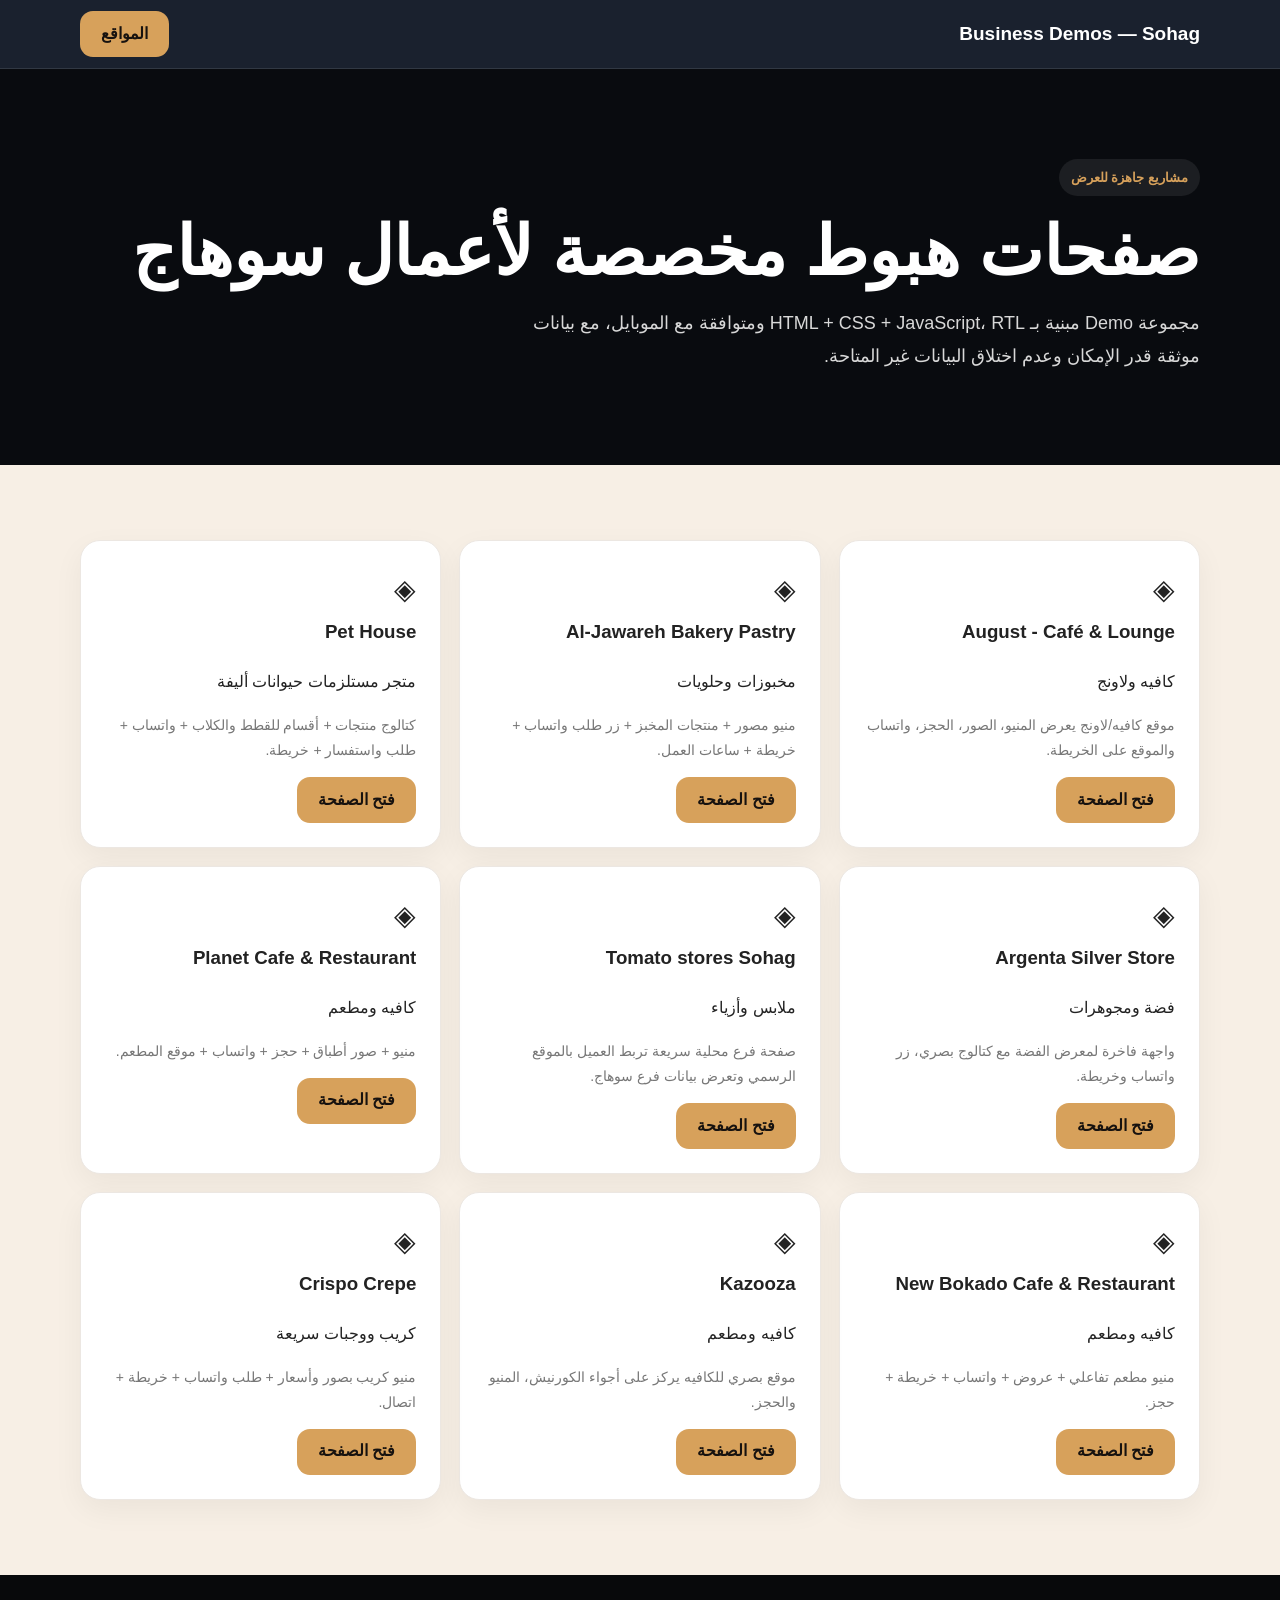
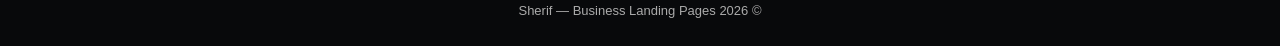
<file: index.html>
<!doctype html><html lang="ar" dir="rtl"><head>
  <!-- GitHub Pages deployment trigger --><meta charset="utf-8"><meta name="viewport" content="width=device-width,initial-scale=1"><title>سوهاج Business Landing Pages</title><link rel="stylesheet" href="./assets/style.css"></head><body style="--dark:#151515;--gold:#d7a15b;--soft:#f7efe5;--accent:#d7a15b;--bg:#f7efe5;--ink:#222"><header class="nav"><div class="wrap navin"><div class="brand">Business Demos — Sohag</div><a class="btn primary" href="#sites">المواقع</a></div></header><section class="hero"><div class="wrap"><span class="eyebrow">مشاريع جاهزة للعرض</span><h1>صفحات هبوط مخصصة لأعمال سوهاج</h1><p>مجموعة Demo مبنية بـ HTML + CSS + JavaScript، RTL ومتوافقة مع الموبايل، مع بيانات موثقة قدر الإمكان وعدم اختلاق البيانات غير المتاحة.</p></div></section><section class="section" id="sites"><div class="wrap"><div class="cards"><a class="card" href="./august-cafe/"><div class="icon">◈</div><h3>August - Café &amp; Lounge</h3><p>كافيه ولاونج</p><p class="muted">موقع كافيه/لاونج يعرض المنيو، الصور، الحجز، واتساب والموقع على الخريطة.</p><span class="btn primary">فتح الصفحة</span></a><a class="card" href="./al-jawareh/"><div class="icon">◈</div><h3>Al-Jawareh Bakery Pastry</h3><p>مخبوزات وحلويات</p><p class="muted">منيو مصور + منتجات المخبز + زر طلب واتساب + خريطة + ساعات العمل.</p><span class="btn primary">فتح الصفحة</span></a><a class="card" href="./pet-house/"><div class="icon">◈</div><h3>Pet House</h3><p>متجر مستلزمات حيوانات أليفة</p><p class="muted">كتالوج منتجات + أقسام للقطط والكلاب + واتساب + طلب واستفسار + خريطة.</p><span class="btn primary">فتح الصفحة</span></a><a class="card" href="./argenta-silver/"><div class="icon">◈</div><h3>Argenta Silver Store</h3><p>فضة ومجوهرات</p><p class="muted">واجهة فاخرة لمعرض الفضة مع كتالوج بصري، زر واتساب وخريطة.</p><span class="btn primary">فتح الصفحة</span></a><a class="card" href="./tomato-sohag/"><div class="icon">◈</div><h3>Tomato stores Sohag</h3><p>ملابس وأزياء</p><p class="muted">صفحة فرع محلية سريعة تربط العميل بالموقع الرسمي وتعرض بيانات فرع سوهاج.</p><span class="btn primary">فتح الصفحة</span></a><a class="card" href="./planet-cafe/"><div class="icon">◈</div><h3>Planet Cafe &amp; Restaurant</h3><p>كافيه ومطعم</p><p class="muted">منيو + صور أطباق + حجز + واتساب + موقع المطعم.</p><span class="btn primary">فتح الصفحة</span></a><a class="card" href="./new-bokado/"><div class="icon">◈</div><h3>New Bokado Cafe &amp; Restaurant</h3><p>كافيه ومطعم</p><p class="muted">منيو مطعم تفاعلي + عروض + واتساب + خريطة + حجز.</p><span class="btn primary">فتح الصفحة</span></a><a class="card" href="./kazooza/"><div class="icon">◈</div><h3>Kazooza</h3><p>كافيه ومطعم</p><p class="muted">موقع بصري للكافيه يركز على أجواء الكورنيش، المنيو والحجز.</p><span class="btn primary">فتح الصفحة</span></a><a class="card" href="./crispo-crepe/"><div class="icon">◈</div><h3>Crispo Crepe</h3><p>كريب ووجبات سريعة</p><p class="muted">منيو كريب بصور وأسعار + طلب واتساب + خريطة + اتصال.</p><span class="btn primary">فتح الصفحة</span></a></div></div></section><footer class="footer">© <span data-year></span> Sherif — Business Landing Pages</footer><script src="./assets/script.js"></script></body></html>
</file>
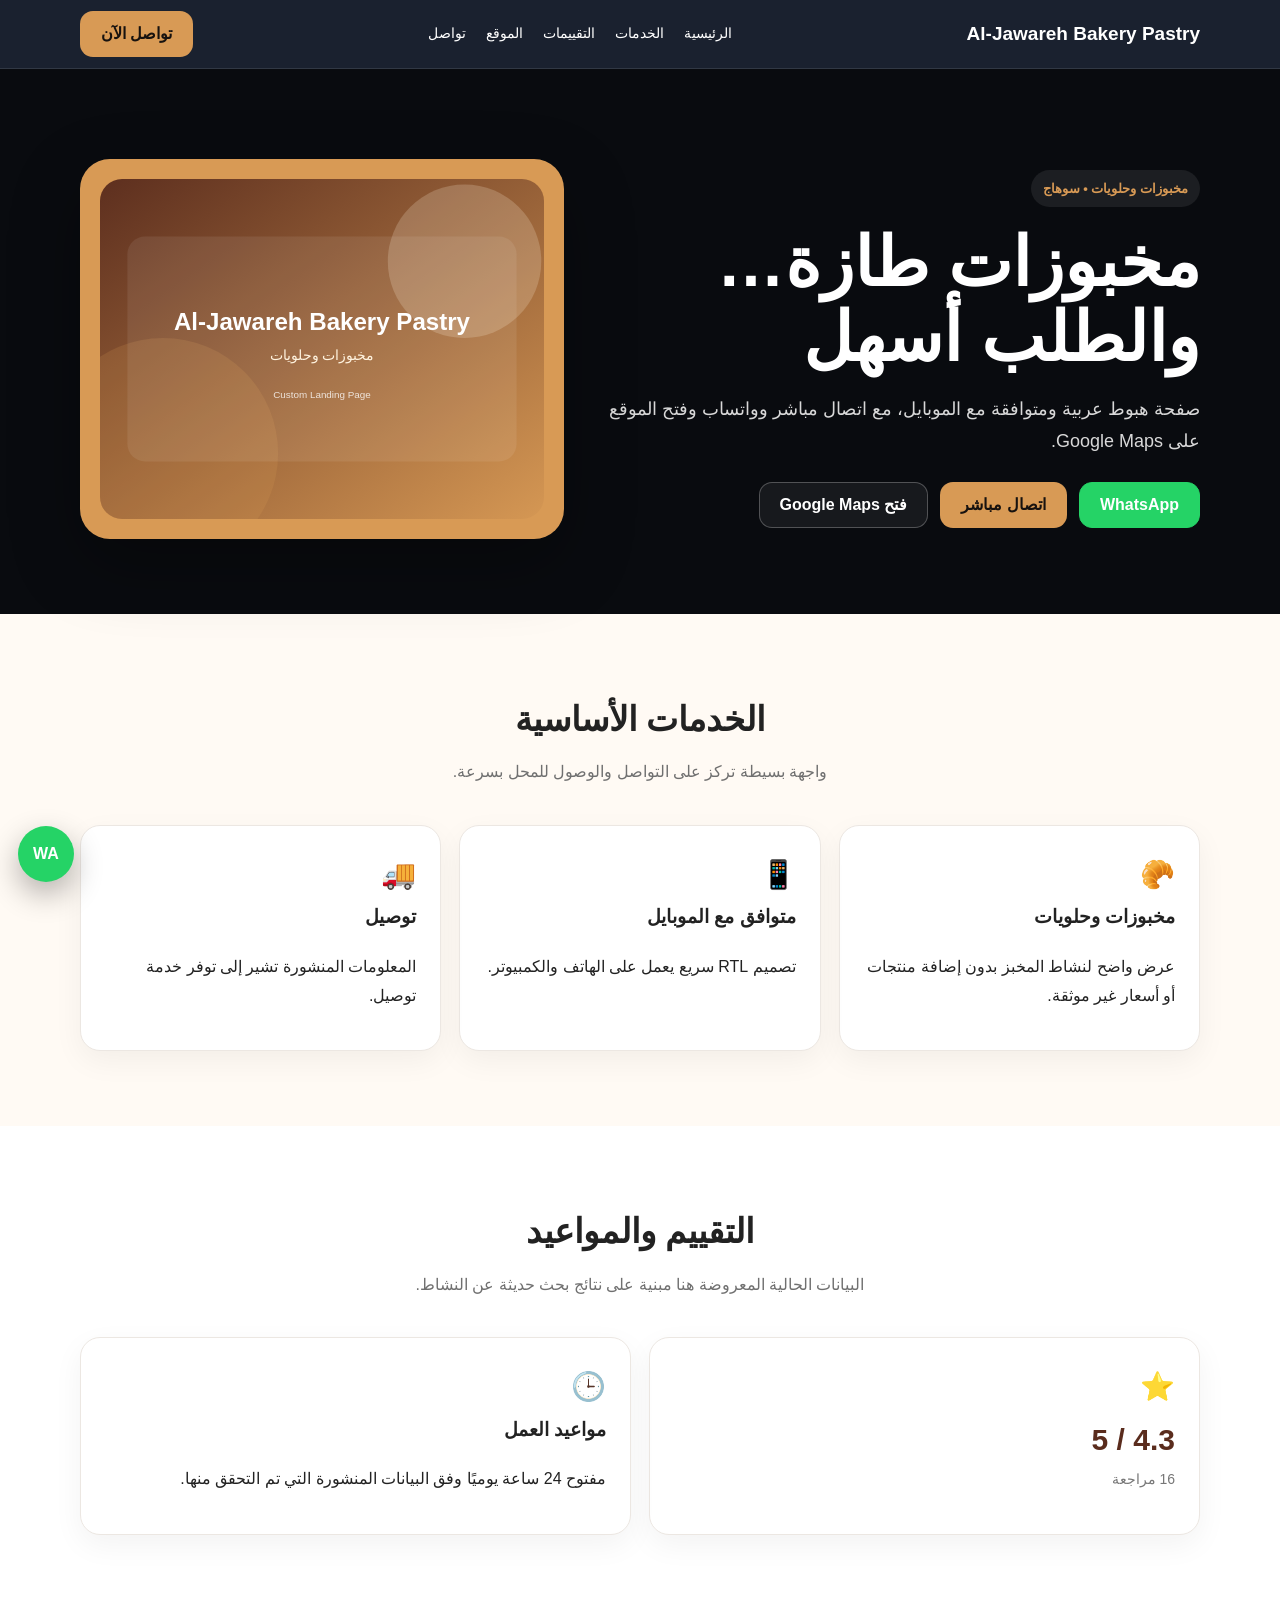
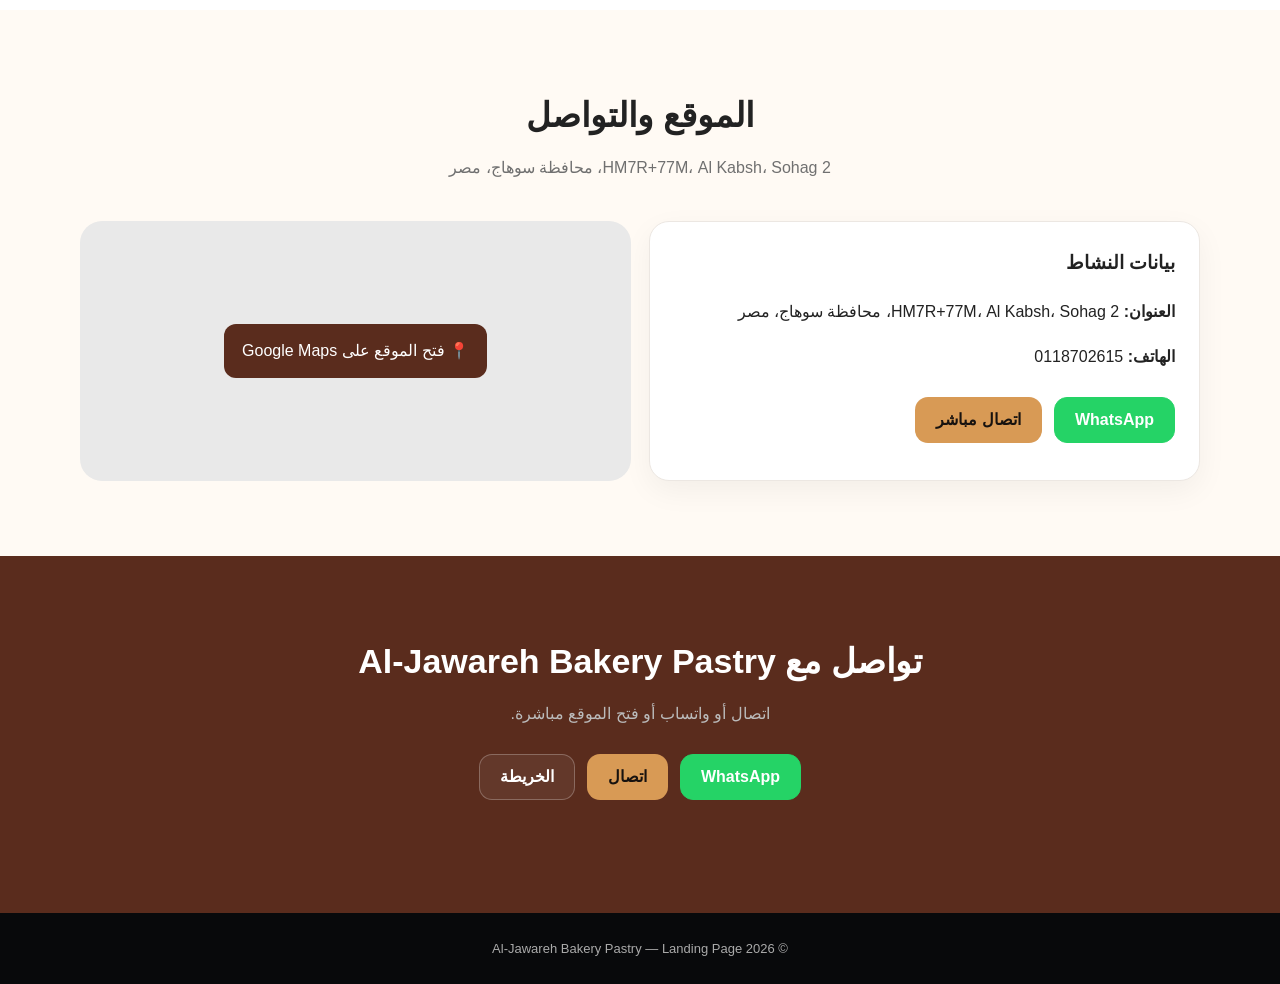
<file: al-jawareh/index.html>
<!doctype html>
<html lang="ar" dir="rtl">
<head>
  <meta charset="utf-8">
  <meta name="viewport" content="width=device-width, initial-scale=1">
  <meta name="description" content="Al-Jawareh Bakery Pastry في سوهاج - مخبوزات وحلويات وتوصيل">
  <meta name="theme-color" content="#5a2c1d">
  <title>Al-Jawareh Bakery Pastry | سوهاج</title>
  <link rel="stylesheet" href="../assets/style.css">
</head>
<body style="--dark:#5a2c1d;--gold:#d89a55;--soft:#fff3df;--accent:#d89a55;--bg:#fffaf4;--ink:#222">
  <header class="nav">
    <div class="wrap navin">
      <div class="brand">Al-Jawareh Bakery Pastry</div>
      <nav class="links" aria-label="التنقل">
        <a href="#home">الرئيسية</a>
        <a href="#services">الخدمات</a>
        <a href="#reviews">التقييمات</a>
        <a href="#location">الموقع</a>
        <a href="#contact">تواصل</a>
      </nav>
      <a class="btn primary" href="#contact">تواصل الآن</a>
    </div>
  </header>

  <main>
    <section class="hero" id="home">
      <div class="wrap heroGrid">
        <div>
          <span class="eyebrow">مخبوزات وحلويات • سوهاج</span>
          <h1>مخبوزات طازة… والطلب أسهل</h1>
          <p>صفحة هبوط عربية ومتوافقة مع الموبايل، مع اتصال مباشر وواتساب وفتح الموقع على Google Maps.</p>
          <div class="actions">
            <a class="btn whatsapp" href="https://wa.me/20118702615" target="_blank" rel="noopener noreferrer">WhatsApp</a>
            <a class="btn primary" href="tel:+20118702615">اتصال مباشر</a>
            <a class="btn ghost" href="https://www.google.com/maps/search/?api=1&amp;query=HM7R%2B77M%2C%20Al%20Kabsh%2C%20Sohag%202%2C%20Sohag%20Governorate%201682030%2C%20Egypt" target="_blank" rel="noopener noreferrer">فتح Google Maps</a>
          </div>
        </div>
        <div class="visual">
          <img src="./hero.svg" alt="هوية بصرية لـ Al-Jawareh Bakery Pastry" width="900" height="620" decoding="async">
        </div>
      </div>
    </section>

    <section class="section" id="services">
      <div class="wrap">
        <div class="head">
          <h2>الخدمات الأساسية</h2>
          <p>واجهة بسيطة تركز على التواصل والوصول للمحل بسرعة.</p>
        </div>
        <div class="cards">
          <div class="card"><div class="icon">🥐</div><h3>مخبوزات وحلويات</h3><p>عرض واضح لنشاط المخبز بدون إضافة منتجات أو أسعار غير موثقة.</p></div>
          <div class="card"><div class="icon">📱</div><h3>متوافق مع الموبايل</h3><p>تصميم RTL سريع يعمل على الهاتف والكمبيوتر.</p></div>
          <div class="card"><div class="icon">🚚</div><h3>توصيل</h3><p>المعلومات المنشورة تشير إلى توفر خدمة توصيل.</p></div>
        </div>
      </div>
    </section>

    <section class="section" id="reviews" style="background:#fff">
      <div class="wrap">
        <div class="head">
          <h2>التقييم والمواعيد</h2>
          <p>البيانات الحالية المعروضة هنا مبنية على نتائج بحث حديثة عن النشاط.</p>
        </div>
        <div class="info">
          <div class="card">
            <div class="icon">⭐</div>
            <div class="rating">4.3 / 5</div>
            <div class="muted">16 مراجعة</div>
          </div>
          <div class="card">
            <div class="icon">🕒</div>
            <h3>مواعيد العمل</h3>
            <p>مفتوح 24 ساعة يوميًا وفق البيانات المنشورة التي تم التحقق منها.</p>
          </div>
        </div>
      </div>
    </section>

    <section class="section" id="location">
      <div class="wrap">
        <div class="head">
          <h2>الموقع والتواصل</h2>
          <p>HM7R+77M، Al Kabsh، Sohag 2، محافظة سوهاج، مصر</p>
        </div>
        <div class="info">
          <div class="card">
            <h3>بيانات النشاط</h3>
            <p><strong>العنوان:</strong> HM7R+77M، Al Kabsh، Sohag 2، محافظة سوهاج، مصر</p>
            <p><strong>الهاتف:</strong> <span dir="ltr">0118702615</span></p>
            <div class="actions">
              <a class="btn whatsapp" href="https://wa.me/20118702615" target="_blank" rel="noopener noreferrer">WhatsApp</a>
              <a class="btn primary" href="tel:+20118702615">اتصال مباشر</a>
            </div>
          </div>
          <div class="mapbox">
            <a href="https://www.google.com/maps/search/?api=1&amp;query=HM7R%2B77M%2C%20Al%20Kabsh%2C%20Sohag%202%2C%20Sohag%20Governorate%201682030%2C%20Egypt" target="_blank" rel="noopener noreferrer">📍 فتح الموقع على Google Maps</a>
          </div>
        </div>
      </div>
    </section>

    <section class="section contact" id="contact">
      <div class="wrap">
        <div class="head">
          <h2>تواصل مع Al-Jawareh Bakery Pastry</h2>
          <p>اتصال أو واتساب أو فتح الموقع مباشرة.</p>
          <div class="actions center">
            <a class="btn whatsapp" href="https://wa.me/20118702615" target="_blank" rel="noopener noreferrer">WhatsApp</a>
            <a class="btn primary" href="tel:+20118702615">اتصال</a>
            <a class="btn ghost" href="https://www.google.com/maps/search/?api=1&amp;query=HM7R%2B77M%2C%20Al%20Kabsh%2C%20Sohag%202%2C%20Sohag%20Governorate%201682030%2C%20Egypt" target="_blank" rel="noopener noreferrer">الخريطة</a>
          </div>
        </div>
      </div>
    </section>
  </main>

  <a class="float" href="https://wa.me/20118702615" target="_blank" rel="noopener noreferrer" aria-label="التواصل عبر WhatsApp">WA</a>
  <footer class="footer">© <span data-year></span> Al-Jawareh Bakery Pastry — Landing Page</footer>
  <script src="../assets/script.js"></script>
</body>
</html>
</file>
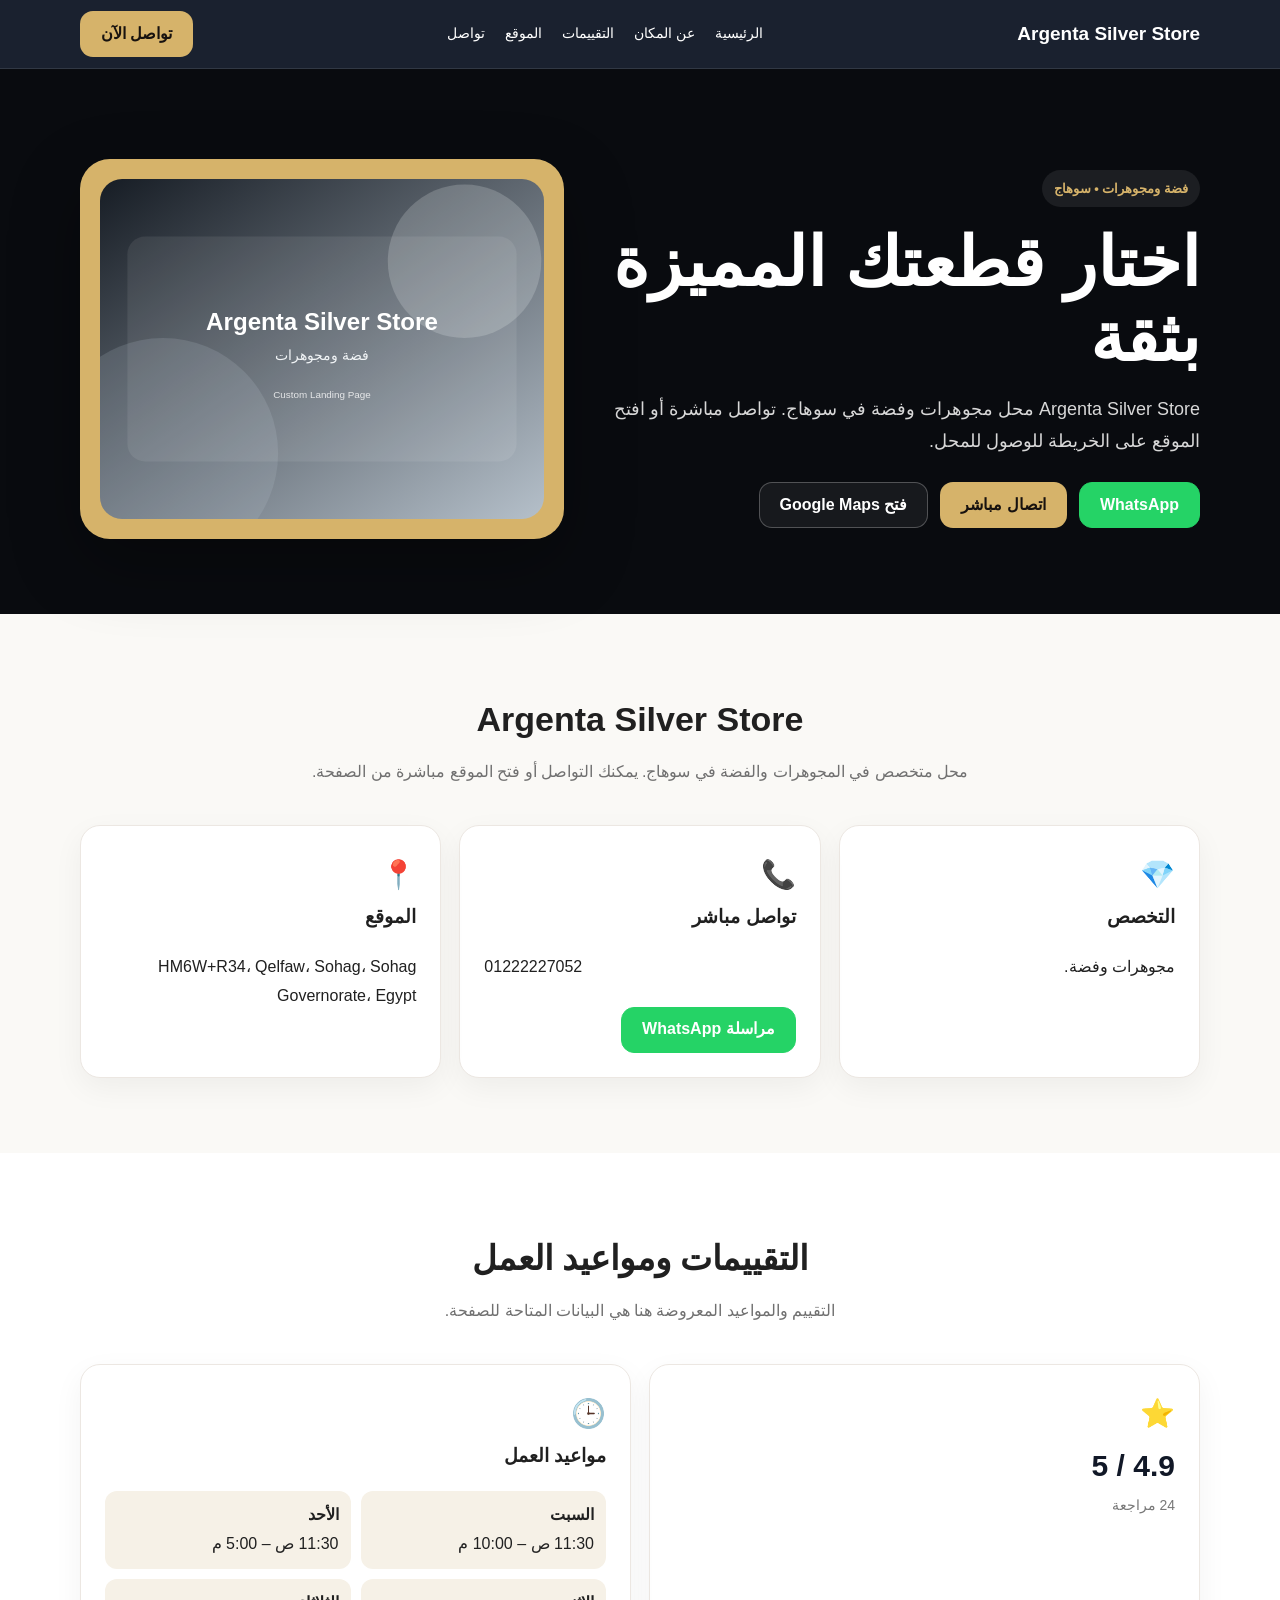
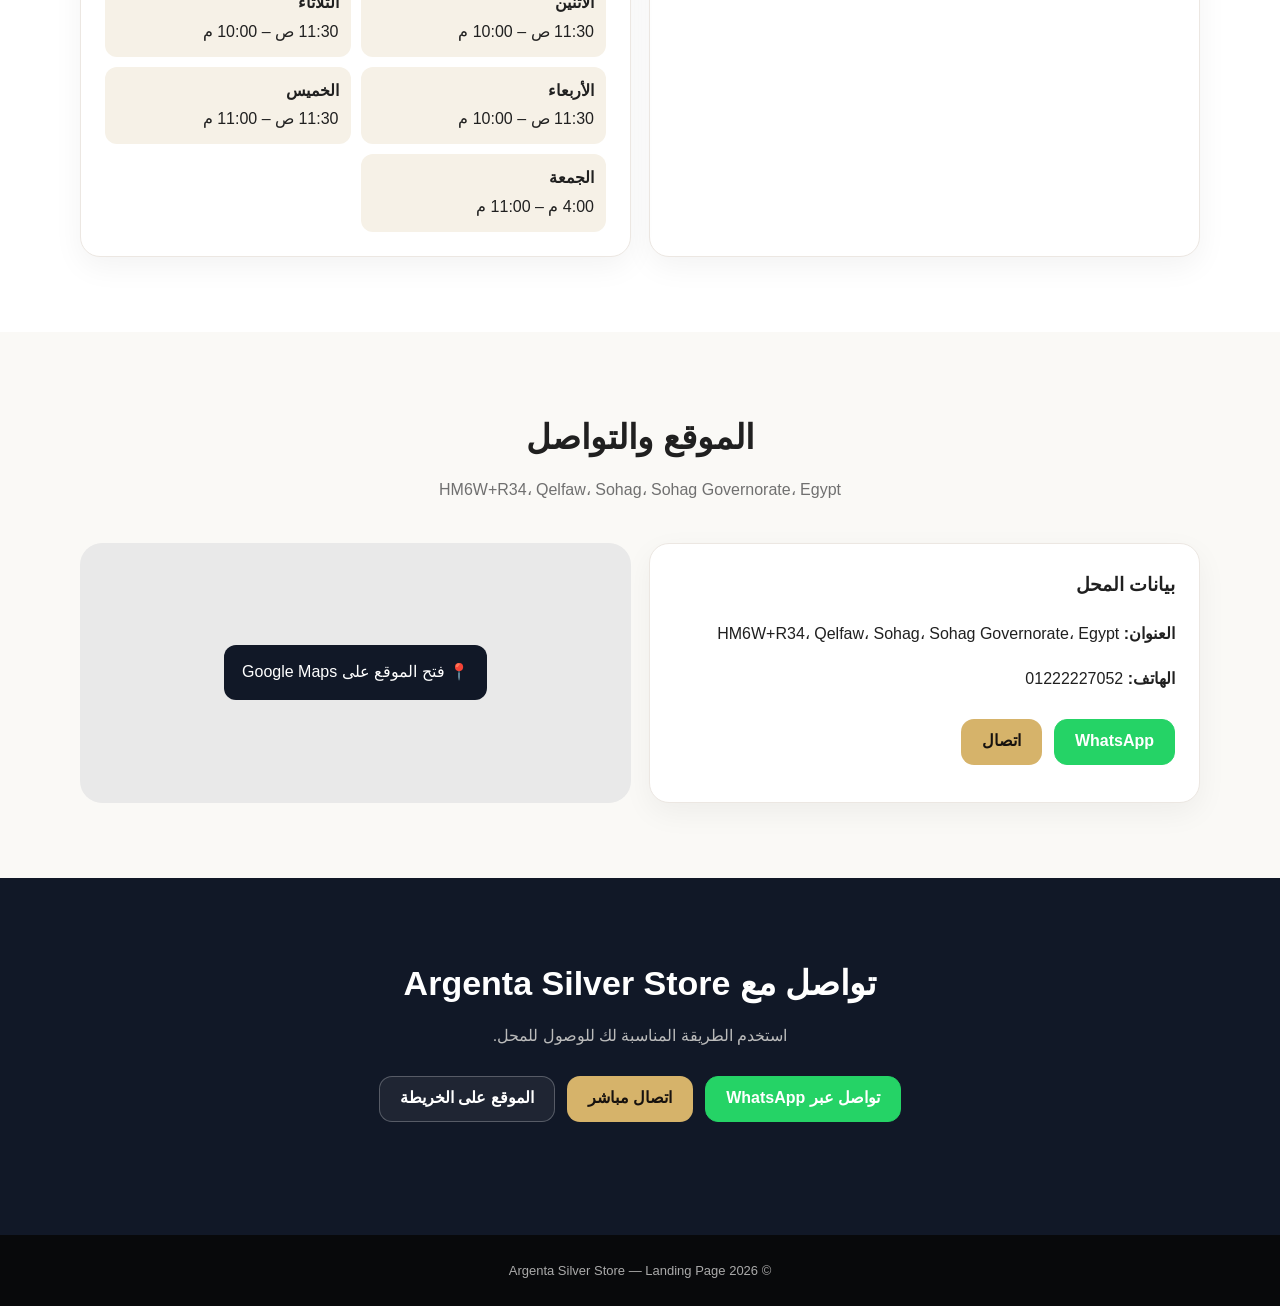
<file: argenta-silver/index.html>
<!doctype html>
<html lang="ar" dir="rtl">
<head>
  <meta charset="utf-8">
  <meta name="viewport" content="width=device-width, initial-scale=1">
  <meta name="description" content="Argenta Silver Store - محل مجوهرات وفضة في سوهاج">
  <meta name="theme-color" content="#111827">
  <title>Argenta Silver Store | سوهاج</title>
  <link rel="stylesheet" href="../assets/style.css">
  <style>
    .whatsapp{background:#25d366!important;color:#fff!important;border-color:#25d366!important}
    .hours{display:grid;grid-template-columns:repeat(2,minmax(0,1fr));gap:10px;margin-top:15px}
    .hours div{background:var(--soft);padding:10px 12px;border-radius:12px}
    @media(max-width:800px){.hours{grid-template-columns:1fr}}
  </style>
</head>
<body style="--dark:#111827;--gold:#d6b36a;--soft:#f6f1e7;--accent:#d6b36a;--bg:#faf9f6;--ink:#202020">
  <header class="nav">
    <div class="wrap navin">
      <div class="brand">Argenta Silver Store</div>
      <nav class="links" aria-label="التنقل">
        <a href="#home">الرئيسية</a>
        <a href="#about">عن المكان</a>
        <a href="#reviews">التقييمات</a>
        <a href="#location">الموقع</a>
        <a href="#contact">تواصل</a>
      </nav>
      <a class="btn primary" href="#contact">تواصل الآن</a>
    </div>
  </header>

  <main>
    <section class="hero" id="home">
      <div class="wrap heroGrid">
        <div>
          <span class="eyebrow">فضة ومجوهرات • سوهاج</span>
          <h1>اختار قطعتك المميزة بثقة</h1>
          <p>Argenta Silver Store محل مجوهرات وفضة في سوهاج. تواصل مباشرة أو افتح الموقع على الخريطة للوصول للمحل.</p>
          <div class="actions">
            <a class="btn whatsapp" href="https://wa.me/201222227052" target="_blank" rel="noopener noreferrer">WhatsApp</a>
            <a class="btn primary" href="tel:+201222227052">اتصال مباشر</a>
            <a class="btn ghost" href="https://www.google.com/maps/search/?api=1&amp;query=26.561912%2C31.695266" target="_blank" rel="noopener noreferrer">فتح Google Maps</a>
          </div>
        </div>
        <div class="visual">
          <img src="./hero.svg" alt="Argenta Silver Store - فضة ومجوهرات" width="900" height="620" decoding="async">
        </div>
      </div>
    </section>

    <section class="section" id="about">
      <div class="wrap">
        <div class="head">
          <h2>Argenta Silver Store</h2>
          <p>محل متخصص في المجوهرات والفضة في سوهاج. يمكنك التواصل أو فتح الموقع مباشرة من الصفحة.</p>
        </div>
        <div class="cards">
          <div class="card">
            <div class="icon" aria-hidden="true">💎</div>
            <h3>التخصص</h3>
            <p>مجوهرات وفضة.</p>
          </div>
          <div class="card">
            <div class="icon" aria-hidden="true">📞</div>
            <h3>تواصل مباشر</h3>
            <p dir="ltr">01222227052</p>
            <div class="actions">
              <a class="btn whatsapp" href="https://wa.me/201222227052" target="_blank" rel="noopener noreferrer">مراسلة WhatsApp</a>
            </div>
          </div>
          <div class="card">
            <div class="icon" aria-hidden="true">📍</div>
            <h3>الموقع</h3>
            <p>HM6W+R34، Qelfaw، Sohag، Sohag Governorate، Egypt</p>
          </div>
        </div>
      </div>
    </section>

    <section class="section" id="reviews" style="background:#fff">
      <div class="wrap">
        <div class="head">
          <h2>التقييمات ومواعيد العمل</h2>
          <p>التقييم والمواعيد المعروضة هنا هي البيانات المتاحة للصفحة.</p>
        </div>
        <div class="info">
          <div class="card">
            <div class="icon" aria-hidden="true">⭐</div>
            <div class="rating">4.9 / 5</div>
            <div class="muted">24 مراجعة</div>
          </div>
          <div class="card">
            <div class="icon" aria-hidden="true">🕒</div>
            <h3>مواعيد العمل</h3>
            <div class="hours">
              <div><strong>السبت</strong><br>11:30 ص – 10:00 م</div>
              <div><strong>الأحد</strong><br>11:30 ص – 5:00 م</div>
              <div><strong>الاثنين</strong><br>11:30 ص – 10:00 م</div>
              <div><strong>الثلاثاء</strong><br>11:30 ص – 10:00 م</div>
              <div><strong>الأربعاء</strong><br>11:30 ص – 10:00 م</div>
              <div><strong>الخميس</strong><br>11:30 ص – 11:00 م</div>
              <div><strong>الجمعة</strong><br>4:00 م – 11:00 م</div>
            </div>
          </div>
        </div>
      </div>
    </section>

    <section class="section" id="location">
      <div class="wrap">
        <div class="head">
          <h2>الموقع والتواصل</h2>
          <p>HM6W+R34، Qelfaw، Sohag، Sohag Governorate، Egypt</p>
        </div>
        <div class="info">
          <div class="card">
            <h3>بيانات المحل</h3>
            <p><strong>العنوان:</strong> HM6W+R34، Qelfaw، Sohag، Sohag Governorate، Egypt</p>
            <p><strong>الهاتف:</strong> <span dir="ltr">01222227052</span></p>
            <div class="actions">
              <a class="btn whatsapp" href="https://wa.me/201222227052" target="_blank" rel="noopener noreferrer">WhatsApp</a>
              <a class="btn primary" href="tel:+201222227052">اتصال</a>
            </div>
          </div>
          <div class="mapbox">
            <a href="https://www.google.com/maps/search/?api=1&amp;query=26.561912%2C31.695266" target="_blank" rel="noopener noreferrer">📍 فتح الموقع على Google Maps</a>
          </div>
        </div>
      </div>
    </section>

    <section class="section contact" id="contact">
      <div class="wrap">
        <div class="head">
          <h2>تواصل مع Argenta Silver Store</h2>
          <p>استخدم الطريقة المناسبة لك للوصول للمحل.</p>
          <div class="actions" style="justify-content:center">
            <a class="btn whatsapp" href="https://wa.me/201222227052" target="_blank" rel="noopener noreferrer">تواصل عبر WhatsApp</a>
            <a class="btn primary" href="tel:+201222227052">اتصال مباشر</a>
            <a class="btn ghost" href="https://www.google.com/maps/search/?api=1&amp;query=26.561912%2C31.695266" target="_blank" rel="noopener noreferrer">الموقع على الخريطة</a>
          </div>
        </div>
      </div>
    </section>
  </main>

  <footer class="footer">© <span data-year></span> Argenta Silver Store — Landing Page</footer>
  <script src="../assets/script.js"></script>
</body>
</html>
</file>
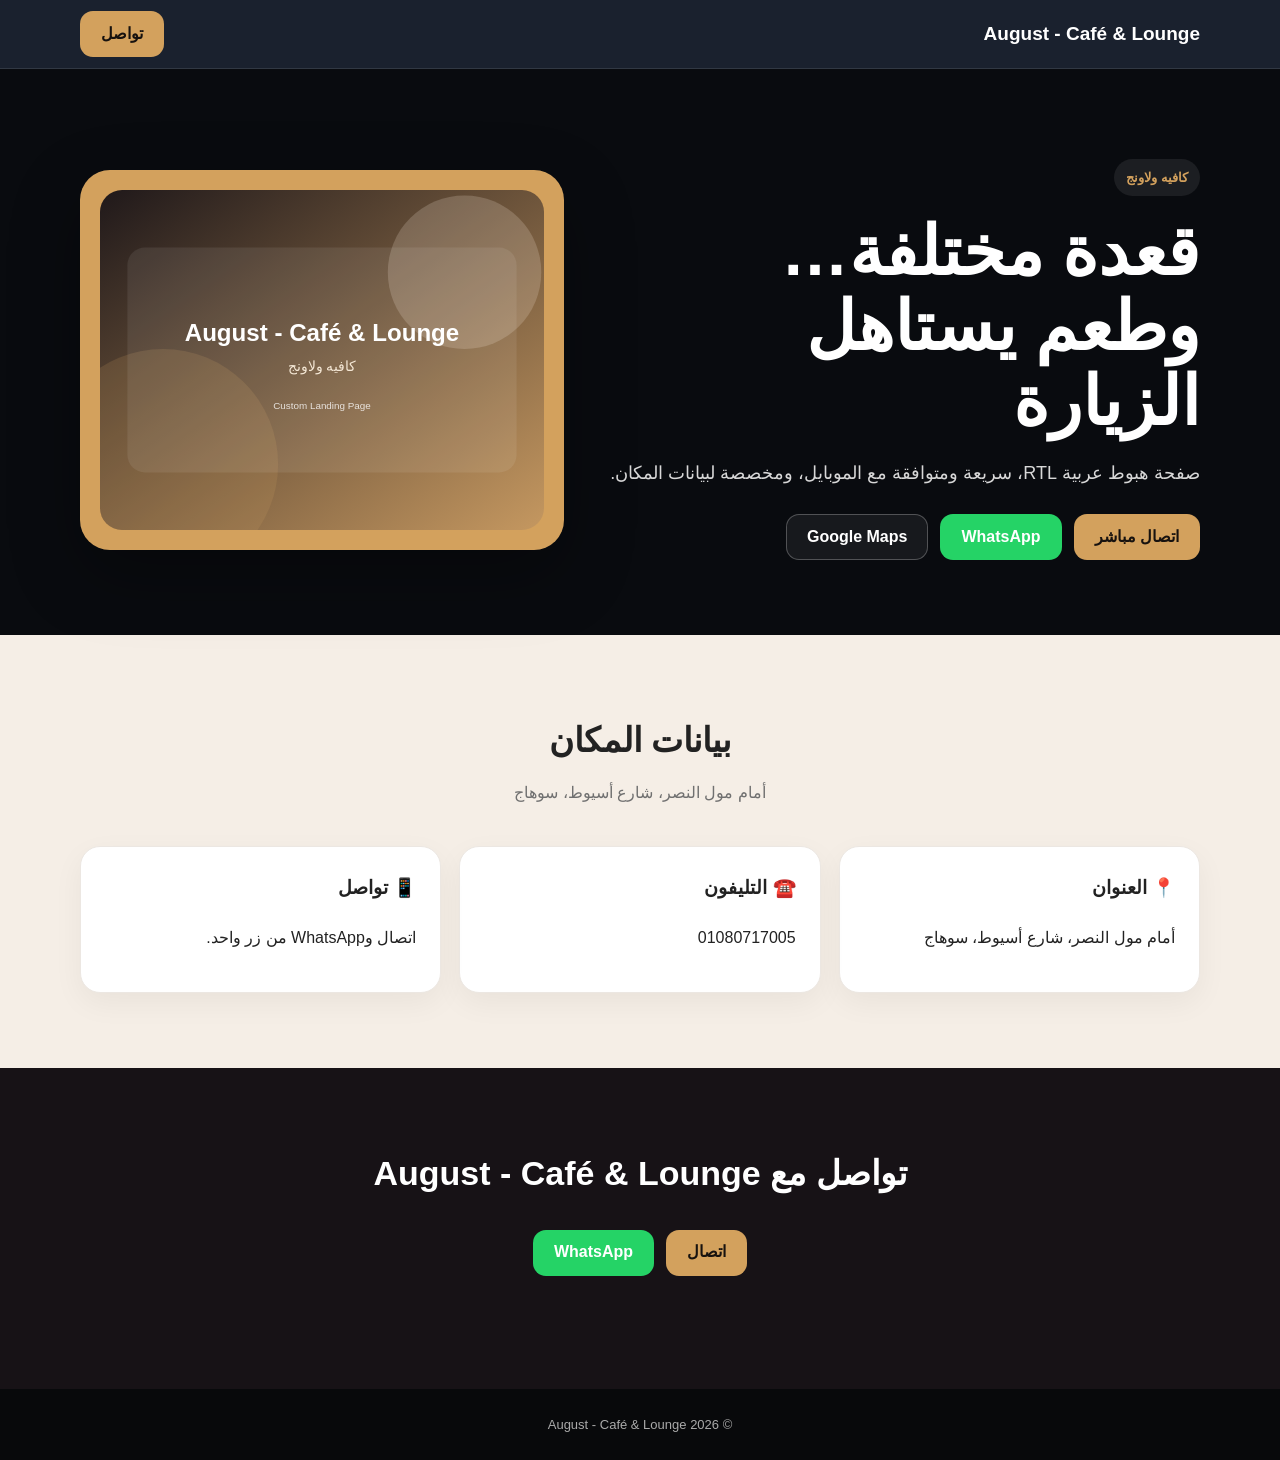
<file: august-cafe/index.html>
<!doctype html><html lang="ar" dir="rtl"><head><meta charset="utf-8"><meta name="viewport" content="width=device-width,initial-scale=1"><title>August - Café & Lounge | سوهاج</title><link rel="stylesheet" href="../assets/style.css"></head><body style="--dark:#171216;--gold:#d3a15d;--soft:#f5eee6;--accent:#d3a15d;--bg:#f5eee6;--ink:#222"><header class="nav"><div class="wrap navin"><b class="brand">August - Café & Lounge</b><a class="btn primary" href="#contact">تواصل</a></div></header><section class="hero"><div class="wrap heroGrid"><div><span class="eyebrow">كافيه ولاونج</span><h1>قعدة مختلفة… وطعم يستاهل الزيارة</h1><p>صفحة هبوط عربية RTL، سريعة ومتوافقة مع الموبايل، ومخصصة لبيانات المكان.</p><div class="actions"><a class="btn primary" href="tel:01080717005">اتصال مباشر</a><a class="btn" style="background:#25d366;color:#fff" href="https://wa.me/201080717005" target="_blank">WhatsApp</a><a class="btn ghost" href="https://www.google.com/maps/search/?api=1&query=August%20-%20Caf%C3%A9%20%26%20Lounge%20Sohag" target="_blank">Google Maps</a></div></div><div class="visual"><img src="./hero.svg" alt="August - Café & Lounge"></div></div></section><section class="section"><div class="wrap"><div class="head"><h2>بيانات المكان</h2><p>أمام مول النصر، شارع أسيوط، سوهاج</p></div><div class="cards"><div class="card"><h3>📍 العنوان</h3><p>أمام مول النصر، شارع أسيوط، سوهاج</p></div><div class="card"><h3>☎️ التليفون</h3><p>01080717005</p></div><div class="card"><h3>📱 تواصل</h3><p>اتصال وWhatsApp من زر واحد.</p></div></div></div></section><section class="section contact" id="contact"><div class="wrap"><div class="head"><h2>تواصل مع August - Café & Lounge</h2><div class="actions" style="justify-content:center"><a class="btn primary" href="tel:01080717005">اتصال</a><a class="btn" style="background:#25d366;color:#fff" href="https://wa.me/201080717005" target="_blank">WhatsApp</a></div></div></div></section><footer class="footer">© <span data-year></span> August - Café & Lounge</footer><script src="../assets/script.js"></script></body></html>
</file>
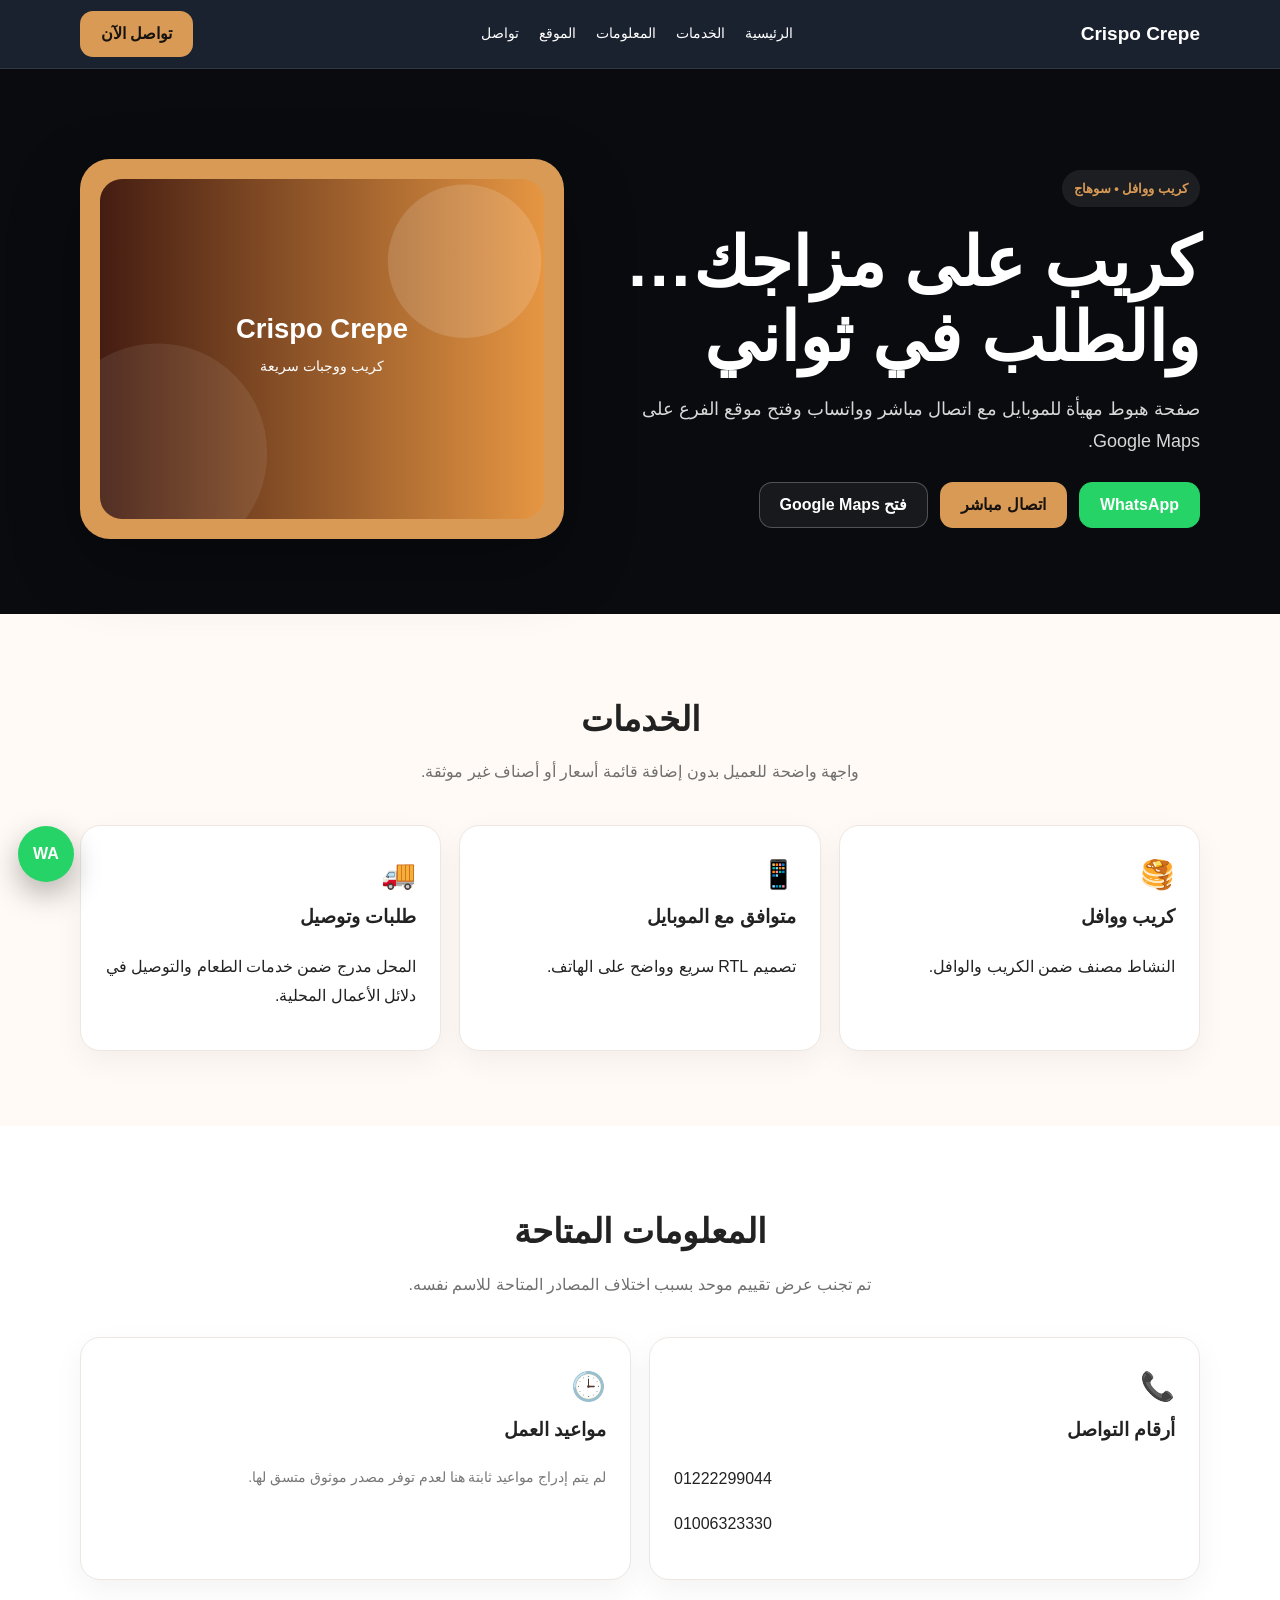
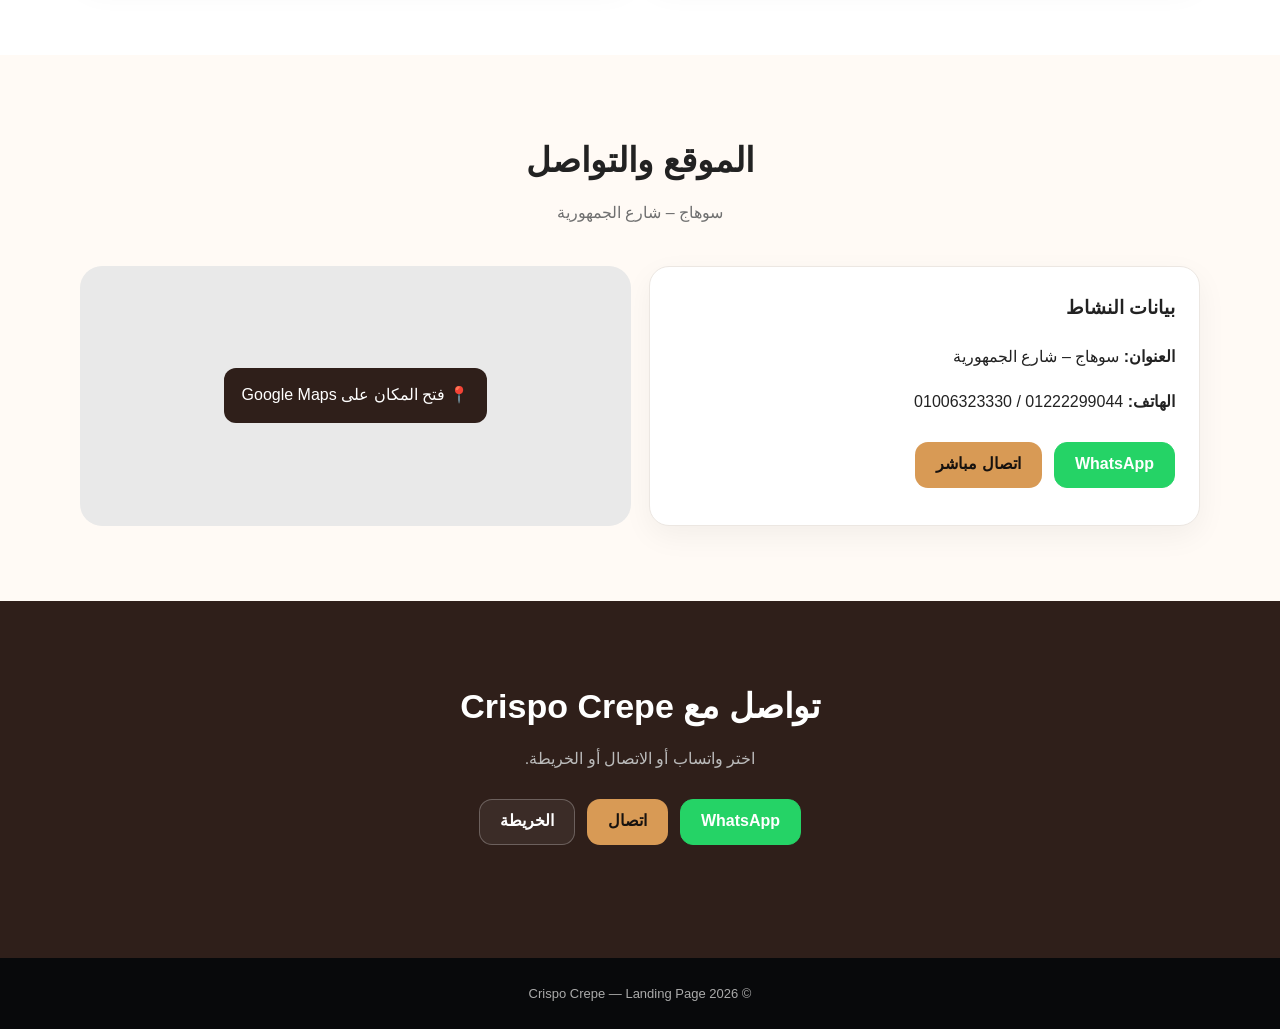
<file: crispo-crepe/index.html>
<!doctype html>
<html lang="ar" dir="rtl">
<head>
  <meta charset="utf-8">
  <meta name="viewport" content="width=device-width, initial-scale=1">
  <meta name="description" content="Crispo Crepe في سوهاج - كريب ووافل وطلبات">
  <meta name="theme-color" content="#2f1f1a">
  <title>Crispo Crepe | سوهاج</title>
  <link rel="stylesheet" href="../assets/style.css">
</head>
<body style="--dark:#2f1f1a;--gold:#d89a55;--soft:#fff0df;--accent:#d89a55;--bg:#fffaf5;--ink:#222">
  <header class="nav">
    <div class="wrap navin">
      <div class="brand">Crispo Crepe</div>
      <nav class="links" aria-label="التنقل">
        <a href="#home">الرئيسية</a>
        <a href="#services">الخدمات</a>
        <a href="#reviews">المعلومات</a>
        <a href="#location">الموقع</a>
        <a href="#contact">تواصل</a>
      </nav>
      <a class="btn primary" href="#contact">تواصل الآن</a>
    </div>
  </header>

  <main>
    <section class="hero" id="home">
      <div class="wrap heroGrid">
        <div>
          <span class="eyebrow">كريب ووافل • سوهاج</span>
          <h1>كريب على مزاجك… والطلب في ثواني</h1>
          <p>صفحة هبوط مهيأة للموبايل مع اتصال مباشر وواتساب وفتح موقع الفرع على Google Maps.</p>
          <div class="actions">
            <a class="btn whatsapp" href="https://wa.me/201222299044" target="_blank" rel="noopener noreferrer">WhatsApp</a>
            <a class="btn primary" href="tel:+201222299044">اتصال مباشر</a>
            <a class="btn ghost" href="https://www.google.com/maps/search/?api=1&amp;query=Crispo%20Crepe%2C%20El%20Gomhoureya%20Street%2C%20Sohag%2C%20Egypt" target="_blank" rel="noopener noreferrer">فتح Google Maps</a>
          </div>
        </div>
        <div class="visual">
          <img src="./hero.svg" alt="هوية بصرية لـ Crispo Crepe" width="900" height="620" decoding="async">
        </div>
      </div>
    </section>

    <section class="section" id="services">
      <div class="wrap">
        <div class="head">
          <h2>الخدمات</h2>
          <p>واجهة واضحة للعميل بدون إضافة قائمة أسعار أو أصناف غير موثقة.</p>
        </div>
        <div class="cards">
          <div class="card"><div class="icon">🥞</div><h3>كريب ووافل</h3><p>النشاط مصنف ضمن الكريب والوافل.</p></div>
          <div class="card"><div class="icon">📱</div><h3>متوافق مع الموبايل</h3><p>تصميم RTL سريع وواضح على الهاتف.</p></div>
          <div class="card"><div class="icon">🚚</div><h3>طلبات وتوصيل</h3><p>المحل مدرج ضمن خدمات الطعام والتوصيل في دلائل الأعمال المحلية.</p></div>
        </div>
      </div>
    </section>

    <section class="section" id="reviews" style="background:#fff">
      <div class="wrap">
        <div class="head">
          <h2>المعلومات المتاحة</h2>
          <p>تم تجنب عرض تقييم موحد بسبب اختلاف المصادر المتاحة للاسم نفسه.</p>
        </div>
        <div class="info">
          <div class="card">
            <div class="icon">📞</div>
            <h3>أرقام التواصل</h3>
            <p dir="ltr">01222299044</p>
            <p dir="ltr">01006323330</p>
          </div>
          <div class="card">
            <div class="icon">🕒</div>
            <h3>مواعيد العمل</h3>
            <p class="muted">لم يتم إدراج مواعيد ثابتة هنا لعدم توفر مصدر موثوق متسق لها.</p>
          </div>
        </div>
      </div>
    </section>

    <section class="section" id="location">
      <div class="wrap">
        <div class="head">
          <h2>الموقع والتواصل</h2>
          <p>سوهاج – شارع الجمهورية</p>
        </div>
        <div class="info">
          <div class="card">
            <h3>بيانات النشاط</h3>
            <p><strong>العنوان:</strong> سوهاج – شارع الجمهورية</p>
            <p><strong>الهاتف:</strong> <span dir="ltr">01222299044</span> / <span dir="ltr">01006323330</span></p>
            <div class="actions">
              <a class="btn whatsapp" href="https://wa.me/201222299044" target="_blank" rel="noopener noreferrer">WhatsApp</a>
              <a class="btn primary" href="tel:+201222299044">اتصال مباشر</a>
            </div>
          </div>
          <div class="mapbox">
            <a href="https://www.google.com/maps/search/?api=1&amp;query=Crispo%20Crepe%2C%20El%20Gomhoureya%20Street%2C%20Sohag%2C%20Egypt" target="_blank" rel="noopener noreferrer">📍 فتح المكان على Google Maps</a>
          </div>
        </div>
      </div>
    </section>

    <section class="section contact" id="contact">
      <div class="wrap">
        <div class="head">
          <h2>تواصل مع Crispo Crepe</h2>
          <p>اختر واتساب أو الاتصال أو الخريطة.</p>
          <div class="actions center">
            <a class="btn whatsapp" href="https://wa.me/201222299044" target="_blank" rel="noopener noreferrer">WhatsApp</a>
            <a class="btn primary" href="tel:+201222299044">اتصال</a>
            <a class="btn ghost" href="https://www.google.com/maps/search/?api=1&amp;query=Crispo%20Crepe%2C%20El%20Gomhoureya%20Street%2C%20Sohag%2C%20Egypt" target="_blank" rel="noopener noreferrer">الخريطة</a>
          </div>
        </div>
      </div>
    </section>
  </main>

  <a class="float" href="https://wa.me/201222299044" target="_blank" rel="noopener noreferrer" aria-label="التواصل عبر WhatsApp">WA</a>
  <footer class="footer">© <span data-year></span> Crispo Crepe — Landing Page</footer>
  <script src="../assets/script.js"></script>
</body>
</html>
</file>
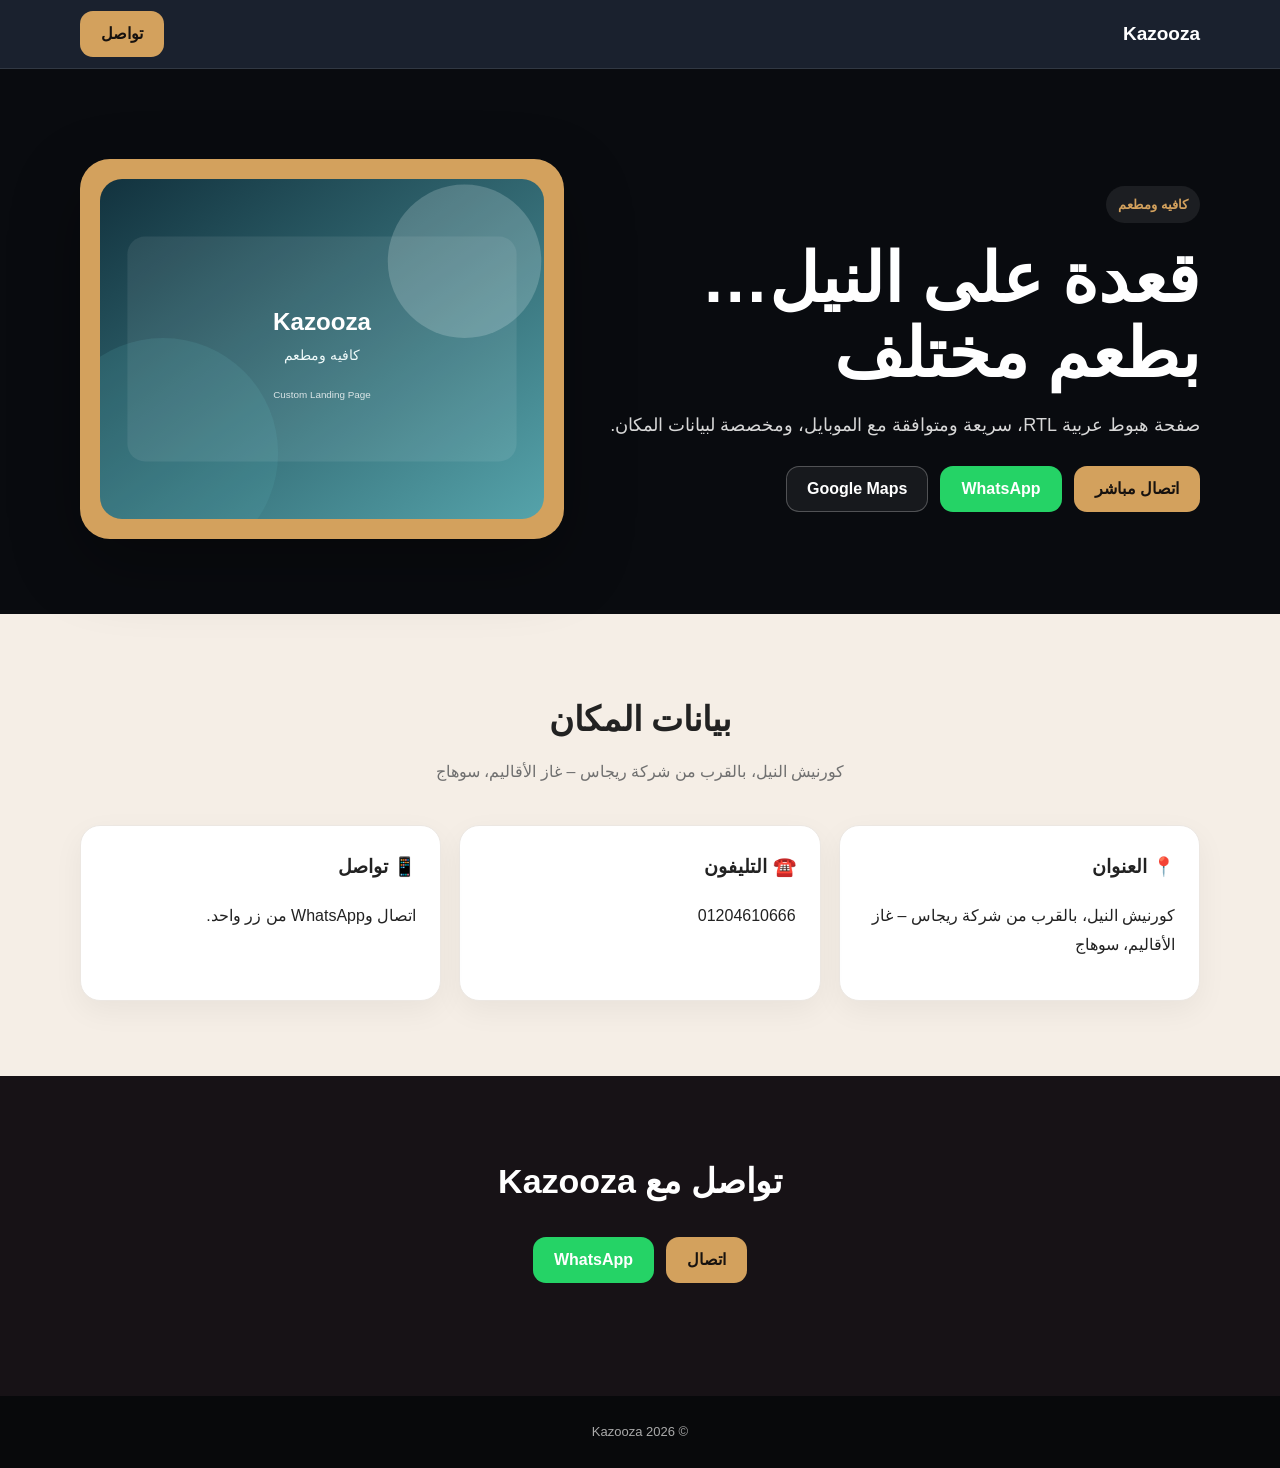
<file: kazooza/index.html>
<!doctype html><html lang="ar" dir="rtl"><head><meta charset="utf-8"><meta name="viewport" content="width=device-width,initial-scale=1"><title>Kazooza | سوهاج</title><link rel="stylesheet" href="../assets/style.css"></head><body style="--dark:#171216;--gold:#d3a15d;--soft:#f5eee6;--accent:#d3a15d;--bg:#f5eee6;--ink:#222"><header class="nav"><div class="wrap navin"><b class="brand">Kazooza</b><a class="btn primary" href="#contact">تواصل</a></div></header><section class="hero"><div class="wrap heroGrid"><div><span class="eyebrow">كافيه ومطعم</span><h1>قعدة على النيل… بطعم مختلف</h1><p>صفحة هبوط عربية RTL، سريعة ومتوافقة مع الموبايل، ومخصصة لبيانات المكان.</p><div class="actions"><a class="btn primary" href="tel:01204610666">اتصال مباشر</a><a class="btn" style="background:#25d366;color:#fff" href="https://wa.me/201204610666" target="_blank">WhatsApp</a><a class="btn ghost" href="https://www.google.com/maps/search/?api=1&query=Kazooza%20Sohag" target="_blank">Google Maps</a></div></div><div class="visual"><img src="./hero.svg" alt="Kazooza"></div></div></section><section class="section"><div class="wrap"><div class="head"><h2>بيانات المكان</h2><p>كورنيش النيل، بالقرب من شركة ريجاس – غاز الأقاليم، سوهاج</p></div><div class="cards"><div class="card"><h3>📍 العنوان</h3><p>كورنيش النيل، بالقرب من شركة ريجاس – غاز الأقاليم، سوهاج</p></div><div class="card"><h3>☎️ التليفون</h3><p>01204610666</p></div><div class="card"><h3>📱 تواصل</h3><p>اتصال وWhatsApp من زر واحد.</p></div></div></div></section><section class="section contact" id="contact"><div class="wrap"><div class="head"><h2>تواصل مع Kazooza</h2><div class="actions" style="justify-content:center"><a class="btn primary" href="tel:01204610666">اتصال</a><a class="btn" style="background:#25d366;color:#fff" href="https://wa.me/201204610666" target="_blank">WhatsApp</a></div></div></div></section><footer class="footer">© <span data-year></span> Kazooza</footer><script src="../assets/script.js"></script></body></html>
</file>
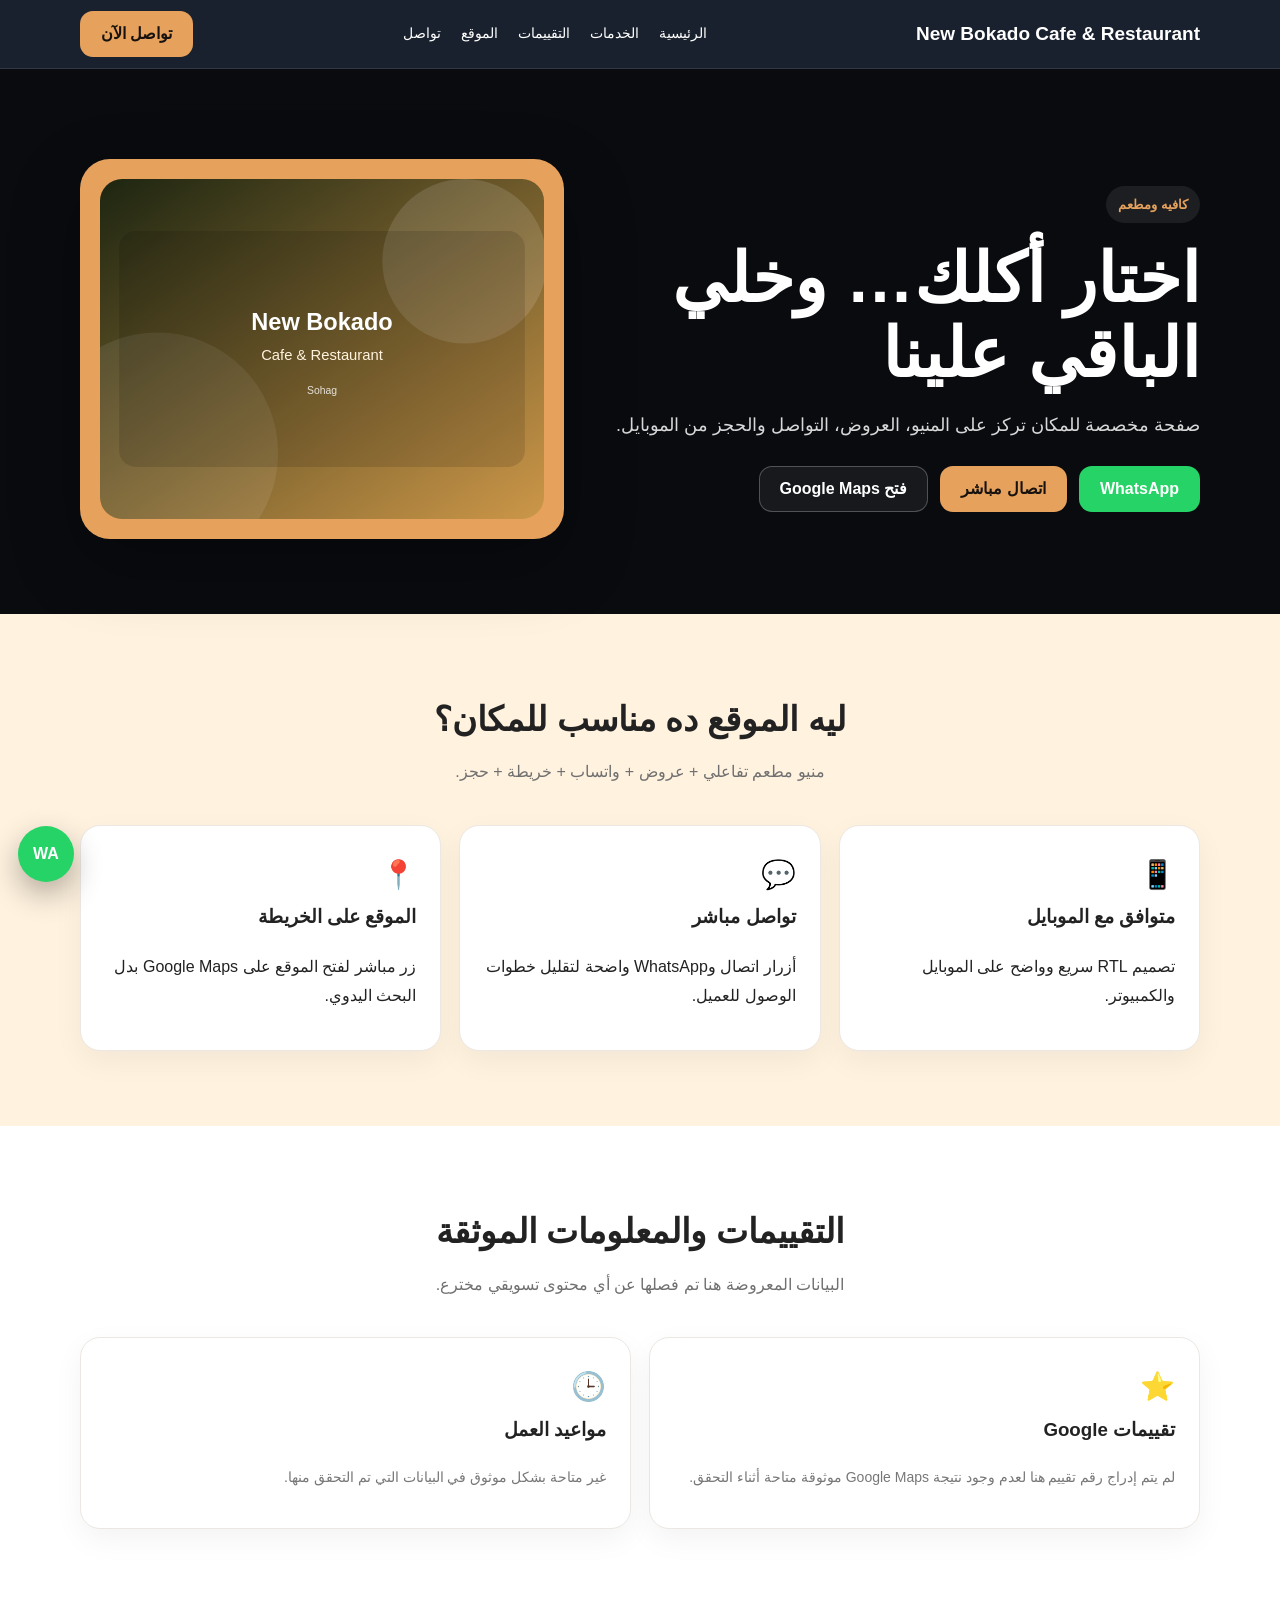
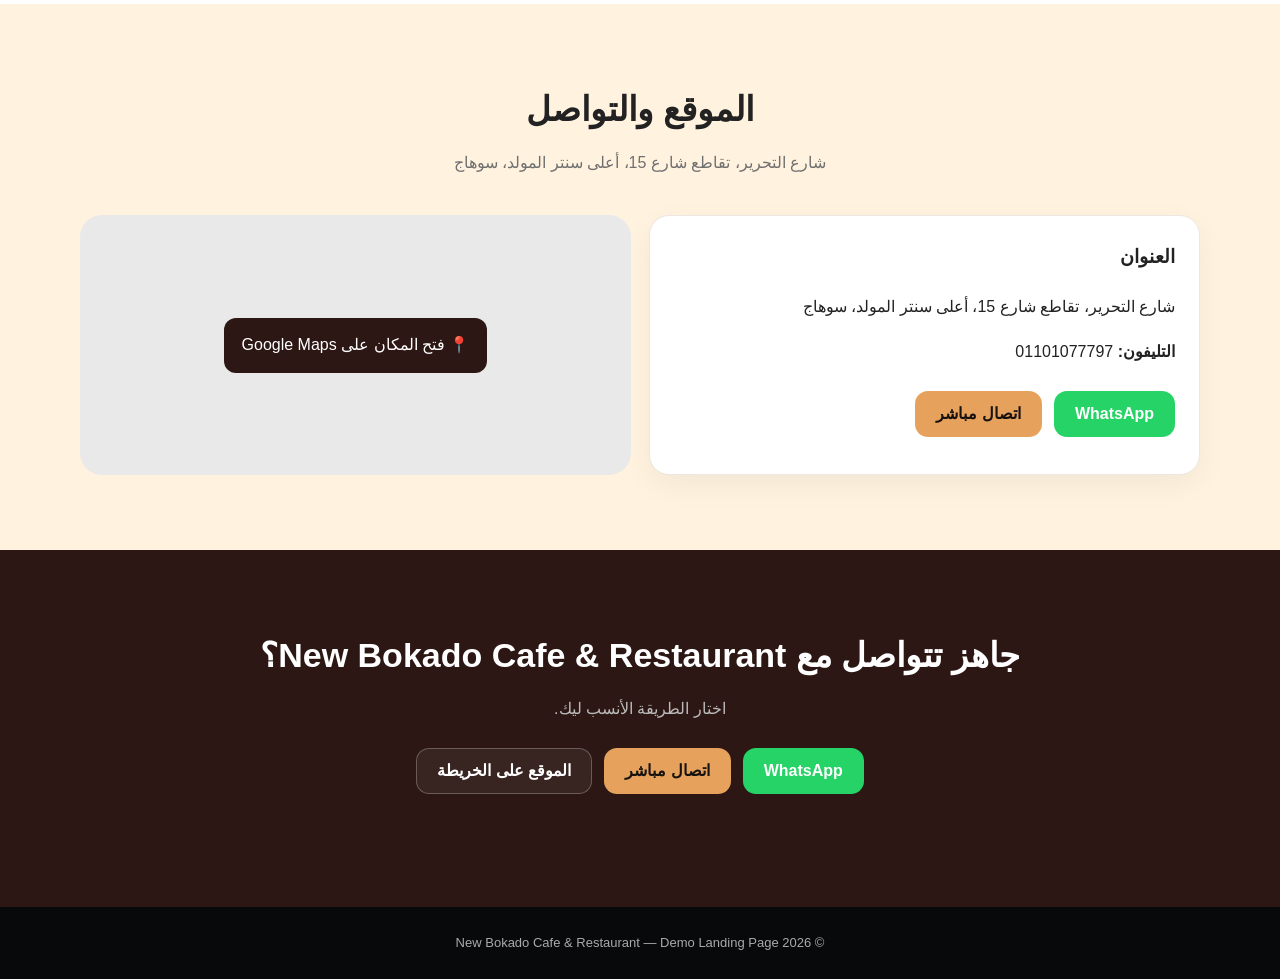
<file: new-bokado/index.html>
<!doctype html><html lang="ar" dir="rtl"><head><meta charset="utf-8"><meta name="viewport" content="width=device-width,initial-scale=1"><meta name="description" content="New Bokado Cafe &amp; Restaurant - كافيه ومطعم في سوهاج"><title>New Bokado Cafe &amp; Restaurant | سوهاج</title><link rel="stylesheet" href="../assets/style.css"></head><body style="--dark:#2c1714;--gold:#e6a25c;--soft:#fff2df;--accent:#e6a25c;--bg:#fff2df;--ink:#222"><header class="nav"><div class="wrap navin"><div class="brand">New Bokado Cafe &amp; Restaurant</div><nav class="links"><a href="#home">الرئيسية</a><a href="#services">الخدمات</a><a href="#reviews">التقييمات</a><a href="#location">الموقع</a><a href="#contact">تواصل</a></nav><a class="btn primary" href="#contact">تواصل الآن</a></div></header><main><section class="hero" id="home"><div class="wrap heroGrid"><div><span class="eyebrow">كافيه ومطعم</span><h1>اختار أكلك… وخلي الباقي علينا</h1><p>صفحة مخصصة للمكان تركز على المنيو، العروض، التواصل والحجز من الموبايل.</p><div class="actions"><a class="btn" style="background:#25d366;color:#fff" href="https://wa.me/201101077797" target="_blank" rel="noopener">WhatsApp</a><a class="btn primary" href="tel:01101077797">اتصال مباشر</a><a class="btn ghost" href="https://www.google.com/maps/search/?api=1&query=New%20Bokado%20Cafe%20Restaurant%20Sohag" target="_blank" rel="noopener">فتح Google Maps</a></div></div><div class="visual"><img src="./hero.svg" alt="صورة رئيسية مستوحاة من هوية New Bokado Cafe &amp; Restaurant"></div></div></section><section class="section" id="services"><div class="wrap"><div class="head"><h2>ليه الموقع ده مناسب للمكان؟</h2><p>منيو مطعم تفاعلي + عروض + واتساب + خريطة + حجز.</p></div><div class="cards"><div class="card"><div class="icon">📱</div><h3>متوافق مع الموبايل</h3><p>تصميم RTL سريع وواضح على الموبايل والكمبيوتر.</p></div><div class="card"><div class="icon">💬</div><h3>تواصل مباشر</h3><p>أزرار اتصال وWhatsApp واضحة لتقليل خطوات الوصول للعميل.</p></div><div class="card"><div class="icon">📍</div><h3>الموقع على الخريطة</h3><p>زر مباشر لفتح الموقع على Google Maps بدل البحث اليدوي.</p></div></div></div></section><section class="section" id="reviews" style="background:#fff"><div class="wrap"><div class="head"><h2>التقييمات والمعلومات الموثقة</h2><p>البيانات المعروضة هنا تم فصلها عن أي محتوى تسويقي مخترع.</p></div><div class="info"><div class="card"><div class="icon">⭐</div><h3>تقييمات Google</h3><p class="muted">لم يتم إدراج رقم تقييم هنا لعدم وجود نتيجة Google Maps موثوقة متاحة أثناء التحقق.</p></div><div class="card"><div class="icon">🕒</div><h3>مواعيد العمل</h3><p class="muted">غير متاحة بشكل موثوق في البيانات التي تم التحقق منها.</p></div></div></div></section><section class="section" id="location"><div class="wrap"><div class="head"><h2>الموقع والتواصل</h2><p>شارع التحرير، تقاطع شارع 15، أعلى سنتر المولد، سوهاج</p></div><div class="info"><div class="card"><h3>العنوان</h3><p>شارع التحرير، تقاطع شارع 15، أعلى سنتر المولد، سوهاج</p><p><strong>التليفون:</strong> 01101077797</p><div class="actions"><a class="btn" style="background:#25d366;color:#fff" href="https://wa.me/201101077797" target="_blank" rel="noopener">WhatsApp</a><a class="btn primary" href="tel:01101077797">اتصال مباشر</a></div></div><div class="mapbox"><a href="https://www.google.com/maps/search/?api=1&query=New%20Bokado%20Cafe%20Restaurant%20Sohag" target="_blank" rel="noopener">📍 فتح المكان على Google Maps</a></div></div></div></section><section class="section contact" id="contact"><div class="wrap"><div class="head"><h2>جاهز تتواصل مع New Bokado Cafe &amp; Restaurant؟</h2><p>اختار الطريقة الأنسب ليك.</p><div class="actions" style="justify-content:center"><a class="btn" style="background:#25d366;color:#fff" href="https://wa.me/201101077797" target="_blank" rel="noopener">WhatsApp</a><a class="btn primary" href="tel:01101077797">اتصال مباشر</a><a class="btn ghost" href="https://www.google.com/maps/search/?api=1&query=New%20Bokado%20Cafe%20Restaurant%20Sohag" target="_blank" rel="noopener">الموقع على الخريطة</a></div></div></div></section></main><a class="float" href="https://wa.me/201101077797" target="_blank" rel="noopener" aria-label="WhatsApp">WA</a><footer class="footer">© <span data-year></span> New Bokado Cafe &amp; Restaurant — Demo Landing Page</footer><script src="../assets/script.js"></script></body></html>
</file>
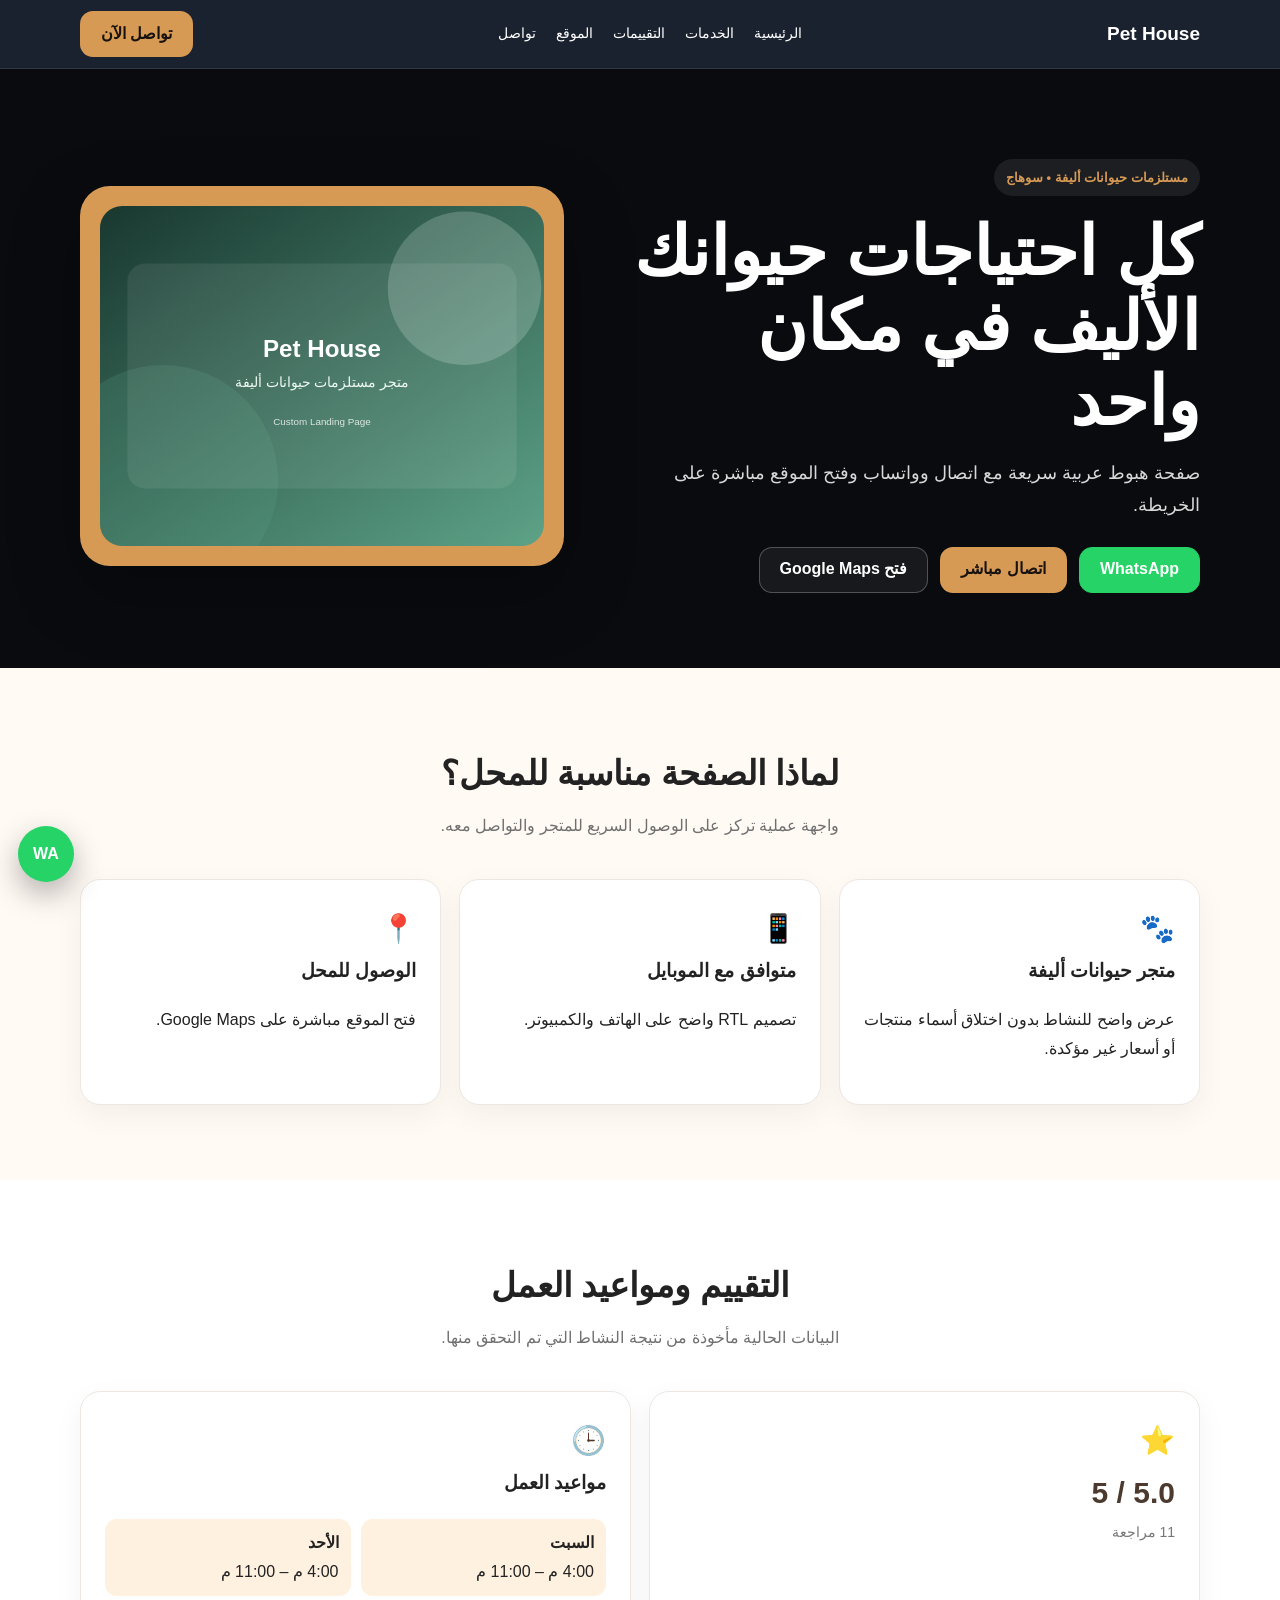
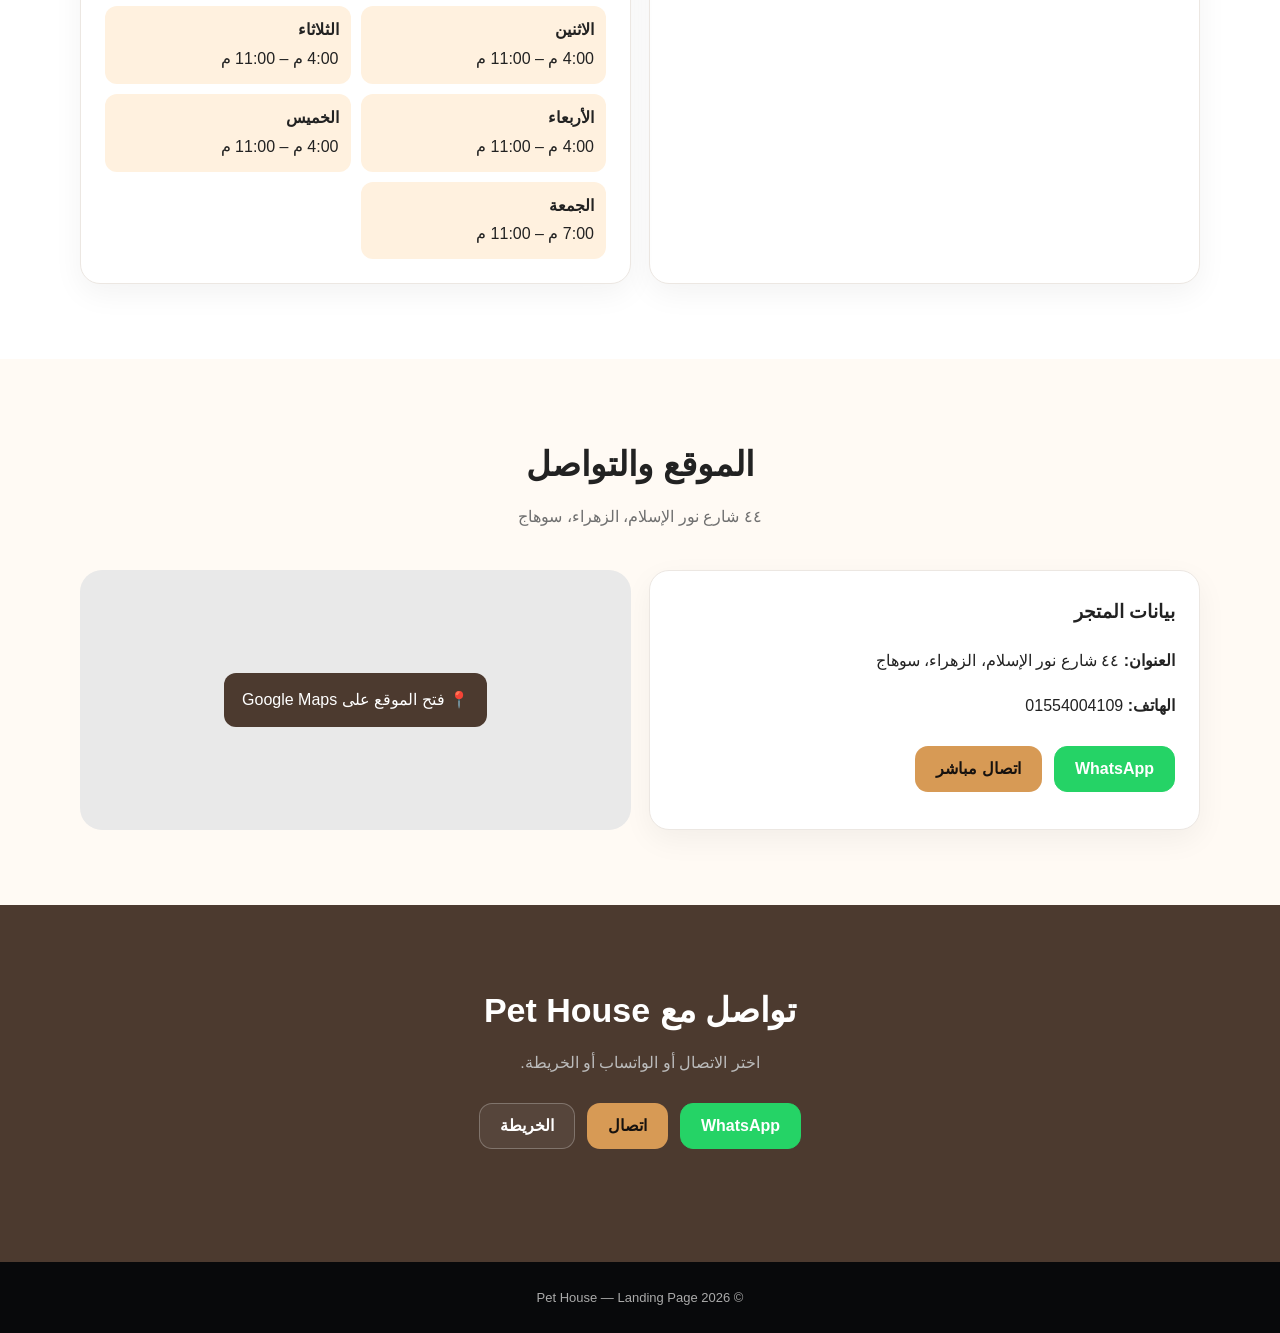
<file: pet-house/index.html>
<!doctype html>
<html lang="ar" dir="rtl">
<head>
  <meta charset="utf-8">
  <meta name="viewport" content="width=device-width, initial-scale=1">
  <meta name="description" content="Pet House في سوهاج - متجر مستلزمات الحيوانات الأليفة">
  <meta name="theme-color" content="#4c3a2f">
  <title>Pet House | سوهاج</title>
  <link rel="stylesheet" href="../assets/style.css">
</head>
<body style="--dark:#4c3a2f;--gold:#d79a55;--soft:#fff1df;--accent:#d79a55;--bg:#fffaf4;--ink:#222">
  <header class="nav">
    <div class="wrap navin">
      <div class="brand">Pet House</div>
      <nav class="links" aria-label="التنقل">
        <a href="#home">الرئيسية</a>
        <a href="#services">الخدمات</a>
        <a href="#reviews">التقييمات</a>
        <a href="#location">الموقع</a>
        <a href="#contact">تواصل</a>
      </nav>
      <a class="btn primary" href="#contact">تواصل الآن</a>
    </div>
  </header>

  <main>
    <section class="hero" id="home">
      <div class="wrap heroGrid">
        <div>
          <span class="eyebrow">مستلزمات حيوانات أليفة • سوهاج</span>
          <h1>كل احتياجات حيوانك الأليف في مكان واحد</h1>
          <p>صفحة هبوط عربية سريعة مع اتصال وواتساب وفتح الموقع مباشرة على الخريطة.</p>
          <div class="actions">
            <a class="btn whatsapp" href="https://wa.me/201554004109" target="_blank" rel="noopener noreferrer">WhatsApp</a>
            <a class="btn primary" href="tel:+201554004109">اتصال مباشر</a>
            <a class="btn ghost" href="https://www.google.com/maps/search/?api=1&amp;query=44%20شارع%20نور%20الإسلام%2C%20الزهراء%2C%20سوهاج" target="_blank" rel="noopener noreferrer">فتح Google Maps</a>
          </div>
        </div>
        <div class="visual">
          <img src="./hero.svg" alt="هوية بصرية لـ Pet House" width="900" height="620" decoding="async">
        </div>
      </div>
    </section>

    <section class="section" id="services">
      <div class="wrap">
        <div class="head">
          <h2>لماذا الصفحة مناسبة للمحل؟</h2>
          <p>واجهة عملية تركز على الوصول السريع للمتجر والتواصل معه.</p>
        </div>
        <div class="cards">
          <div class="card"><div class="icon">🐾</div><h3>متجر حيوانات أليفة</h3><p>عرض واضح للنشاط بدون اختلاق أسماء منتجات أو أسعار غير مؤكدة.</p></div>
          <div class="card"><div class="icon">📱</div><h3>متوافق مع الموبايل</h3><p>تصميم RTL واضح على الهاتف والكمبيوتر.</p></div>
          <div class="card"><div class="icon">📍</div><h3>الوصول للمحل</h3><p>فتح الموقع مباشرة على Google Maps.</p></div>
        </div>
      </div>
    </section>

    <section class="section" id="reviews" style="background:#fff">
      <div class="wrap">
        <div class="head">
          <h2>التقييم ومواعيد العمل</h2>
          <p>البيانات الحالية مأخوذة من نتيجة النشاط التي تم التحقق منها.</p>
        </div>
        <div class="info">
          <div class="card">
            <div class="icon">⭐</div>
            <div class="rating">5.0 / 5</div>
            <div class="muted">11 مراجعة</div>
          </div>
          <div class="card">
            <div class="icon">🕒</div>
            <h3>مواعيد العمل</h3>
            <div class="hours">
              <div><strong>السبت</strong><br>4:00 م – 11:00 م</div>
              <div><strong>الأحد</strong><br>4:00 م – 11:00 م</div>
              <div><strong>الاثنين</strong><br>4:00 م – 11:00 م</div>
              <div><strong>الثلاثاء</strong><br>4:00 م – 11:00 م</div>
              <div><strong>الأربعاء</strong><br>4:00 م – 11:00 م</div>
              <div><strong>الخميس</strong><br>4:00 م – 11:00 م</div>
              <div><strong>الجمعة</strong><br>7:00 م – 11:00 م</div>
            </div>
          </div>
        </div>
      </div>
    </section>

    <section class="section" id="location">
      <div class="wrap">
        <div class="head">
          <h2>الموقع والتواصل</h2>
          <p>٤٤ شارع نور الإسلام، الزهراء، سوهاج</p>
        </div>
        <div class="info">
          <div class="card">
            <h3>بيانات المتجر</h3>
            <p><strong>العنوان:</strong> ٤٤ شارع نور الإسلام، الزهراء، سوهاج</p>
            <p><strong>الهاتف:</strong> <span dir="ltr">01554004109</span></p>
            <div class="actions">
              <a class="btn whatsapp" href="https://wa.me/201554004109" target="_blank" rel="noopener noreferrer">WhatsApp</a>
              <a class="btn primary" href="tel:+201554004109">اتصال مباشر</a>
            </div>
          </div>
          <div class="mapbox">
            <a href="https://www.google.com/maps/search/?api=1&amp;query=44%20شارع%20نور%20الإسلام%2C%20الزهراء%2C%20سوهاج" target="_blank" rel="noopener noreferrer">📍 فتح الموقع على Google Maps</a>
          </div>
        </div>
      </div>
    </section>

    <section class="section contact" id="contact">
      <div class="wrap">
        <div class="head">
          <h2>تواصل مع Pet House</h2>
          <p>اختر الاتصال أو الواتساب أو الخريطة.</p>
          <div class="actions center">
            <a class="btn whatsapp" href="https://wa.me/201554004109" target="_blank" rel="noopener noreferrer">WhatsApp</a>
            <a class="btn primary" href="tel:+201554004109">اتصال</a>
            <a class="btn ghost" href="https://www.google.com/maps/search/?api=1&amp;query=44%20شارع%20نور%20الإسلام%2C%20الزهراء%2C%20سوهاج" target="_blank" rel="noopener noreferrer">الخريطة</a>
          </div>
        </div>
      </div>
    </section>
  </main>

  <a class="float" href="https://wa.me/201554004109" target="_blank" rel="noopener noreferrer" aria-label="التواصل عبر WhatsApp">WA</a>
  <footer class="footer">© <span data-year></span> Pet House — Landing Page</footer>
  <script src="../assets/script.js"></script>
</body>
</html>
</file>
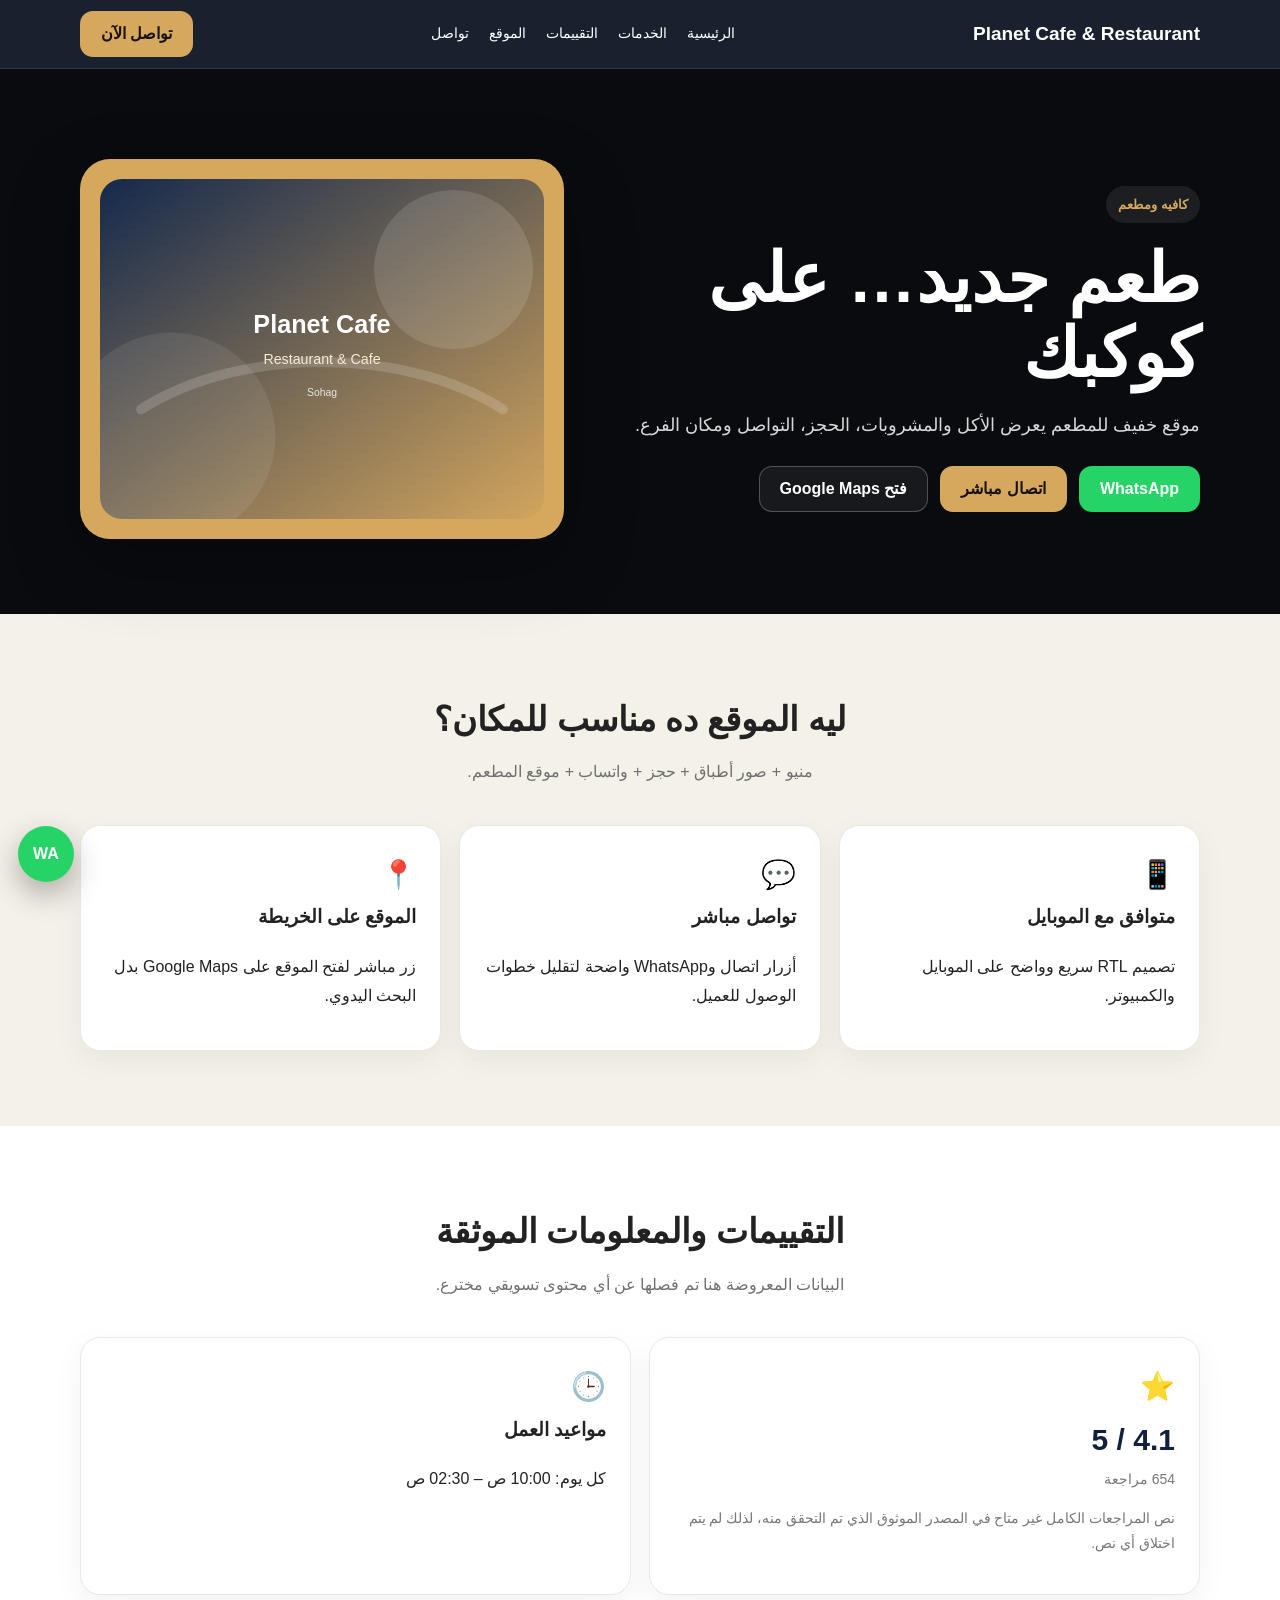
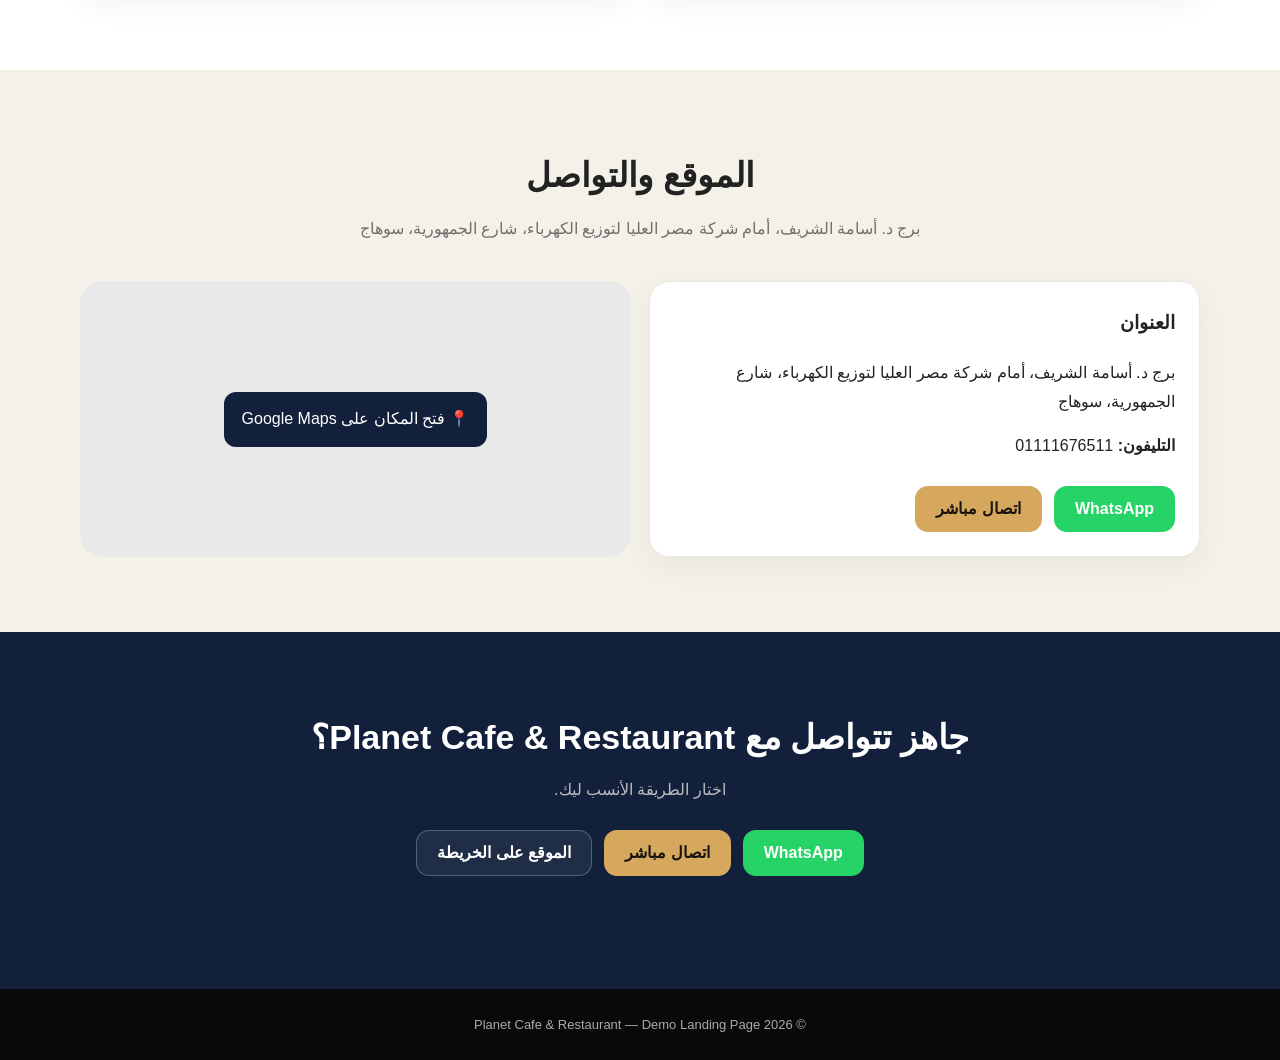
<file: planet-cafe/index.html>
<!doctype html><html lang="ar" dir="rtl"><head><meta charset="utf-8"><meta name="viewport" content="width=device-width,initial-scale=1"><meta name="description" content="Planet Cafe &amp; Restaurant - كافيه ومطعم في سوهاج"><title>Planet Cafe &amp; Restaurant | سوهاج</title><link rel="stylesheet" href="../assets/style.css"></head><body style="--dark:#12203b;--gold:#d5a85d;--soft:#f4f1e8;--accent:#d5a85d;--bg:#f4f1e8;--ink:#222"><header class="nav"><div class="wrap navin"><div class="brand">Planet Cafe &amp; Restaurant</div><nav class="links"><a href="#home">الرئيسية</a><a href="#services">الخدمات</a><a href="#reviews">التقييمات</a><a href="#location">الموقع</a><a href="#contact">تواصل</a></nav><a class="btn primary" href="#contact">تواصل الآن</a></div></header><main><section class="hero" id="home"><div class="wrap heroGrid"><div><span class="eyebrow">كافيه ومطعم</span><h1>طعم جديد… على كوكبك</h1><p>موقع خفيف للمطعم يعرض الأكل والمشروبات، الحجز، التواصل ومكان الفرع.</p><div class="actions"><a class="btn" style="background:#25d366;color:#fff" href="https://wa.me/201111676511" target="_blank" rel="noopener">WhatsApp</a><a class="btn primary" href="tel:01111676511">اتصال مباشر</a><a class="btn ghost" href="https://www.google.com/maps/search/?api=1&query=Planet%20Cafe%20Restaurant%20Sohag" target="_blank" rel="noopener">فتح Google Maps</a></div></div><div class="visual"><img src="./hero.svg" alt="صورة رئيسية مستوحاة من هوية Planet Cafe &amp; Restaurant"></div></div></section><section class="section" id="services"><div class="wrap"><div class="head"><h2>ليه الموقع ده مناسب للمكان؟</h2><p>منيو + صور أطباق + حجز + واتساب + موقع المطعم.</p></div><div class="cards"><div class="card"><div class="icon">📱</div><h3>متوافق مع الموبايل</h3><p>تصميم RTL سريع وواضح على الموبايل والكمبيوتر.</p></div><div class="card"><div class="icon">💬</div><h3>تواصل مباشر</h3><p>أزرار اتصال وWhatsApp واضحة لتقليل خطوات الوصول للعميل.</p></div><div class="card"><div class="icon">📍</div><h3>الموقع على الخريطة</h3><p>زر مباشر لفتح الموقع على Google Maps بدل البحث اليدوي.</p></div></div></div></section><section class="section" id="reviews" style="background:#fff"><div class="wrap"><div class="head"><h2>التقييمات والمعلومات الموثقة</h2><p>البيانات المعروضة هنا تم فصلها عن أي محتوى تسويقي مخترع.</p></div><div class="info"><div class="card"><div class="icon">⭐</div><div class="rating">4.1 / 5</div><div class="muted">654 مراجعة</div><p class="muted">نص المراجعات الكامل غير متاح في المصدر الموثوق الذي تم التحقق منه، لذلك لم يتم اختلاق أي نص.</p></div><div class="card"><div class="icon">🕒</div><h3>مواعيد العمل</h3><p>كل يوم: 10:00 ص – 02:30 ص</p></div></div></div></section><section class="section" id="location"><div class="wrap"><div class="head"><h2>الموقع والتواصل</h2><p>برج د. أسامة الشريف، أمام شركة مصر العليا لتوزيع الكهرباء، شارع الجمهورية، سوهاج</p></div><div class="info"><div class="card"><h3>العنوان</h3><p>برج د. أسامة الشريف، أمام شركة مصر العليا لتوزيع الكهرباء، شارع الجمهورية، سوهاج</p><p><strong>التليفون:</strong> 01111676511</p><div class="actions"><a class="btn" style="background:#25d366;color:#fff" href="https://wa.me/201111676511" target="_blank" rel="noopener">WhatsApp</a><a class="btn primary" href="tel:01111676511">اتصال مباشر</a></div></div><div class="mapbox"><a href="https://www.google.com/maps/search/?api=1&query=Planet%20Cafe%20Restaurant%20Sohag" target="_blank" rel="noopener">📍 فتح المكان على Google Maps</a></div></div></div></section><section class="section contact" id="contact"><div class="wrap"><div class="head"><h2>جاهز تتواصل مع Planet Cafe &amp; Restaurant؟</h2><p>اختار الطريقة الأنسب ليك.</p><div class="actions" style="justify-content:center"><a class="btn" style="background:#25d366;color:#fff" href="https://wa.me/201111676511" target="_blank" rel="noopener">WhatsApp</a><a class="btn primary" href="tel:01111676511">اتصال مباشر</a><a class="btn ghost" href="https://www.google.com/maps/search/?api=1&query=Planet%20Cafe%20Restaurant%20Sohag" target="_blank" rel="noopener">الموقع على الخريطة</a></div></div></div></section></main><a class="float" href="https://wa.me/201111676511" target="_blank" rel="noopener" aria-label="WhatsApp">WA</a><footer class="footer">© <span data-year></span> Planet Cafe &amp; Restaurant — Demo Landing Page</footer><script src="../assets/script.js"></script></body></html>
</file>
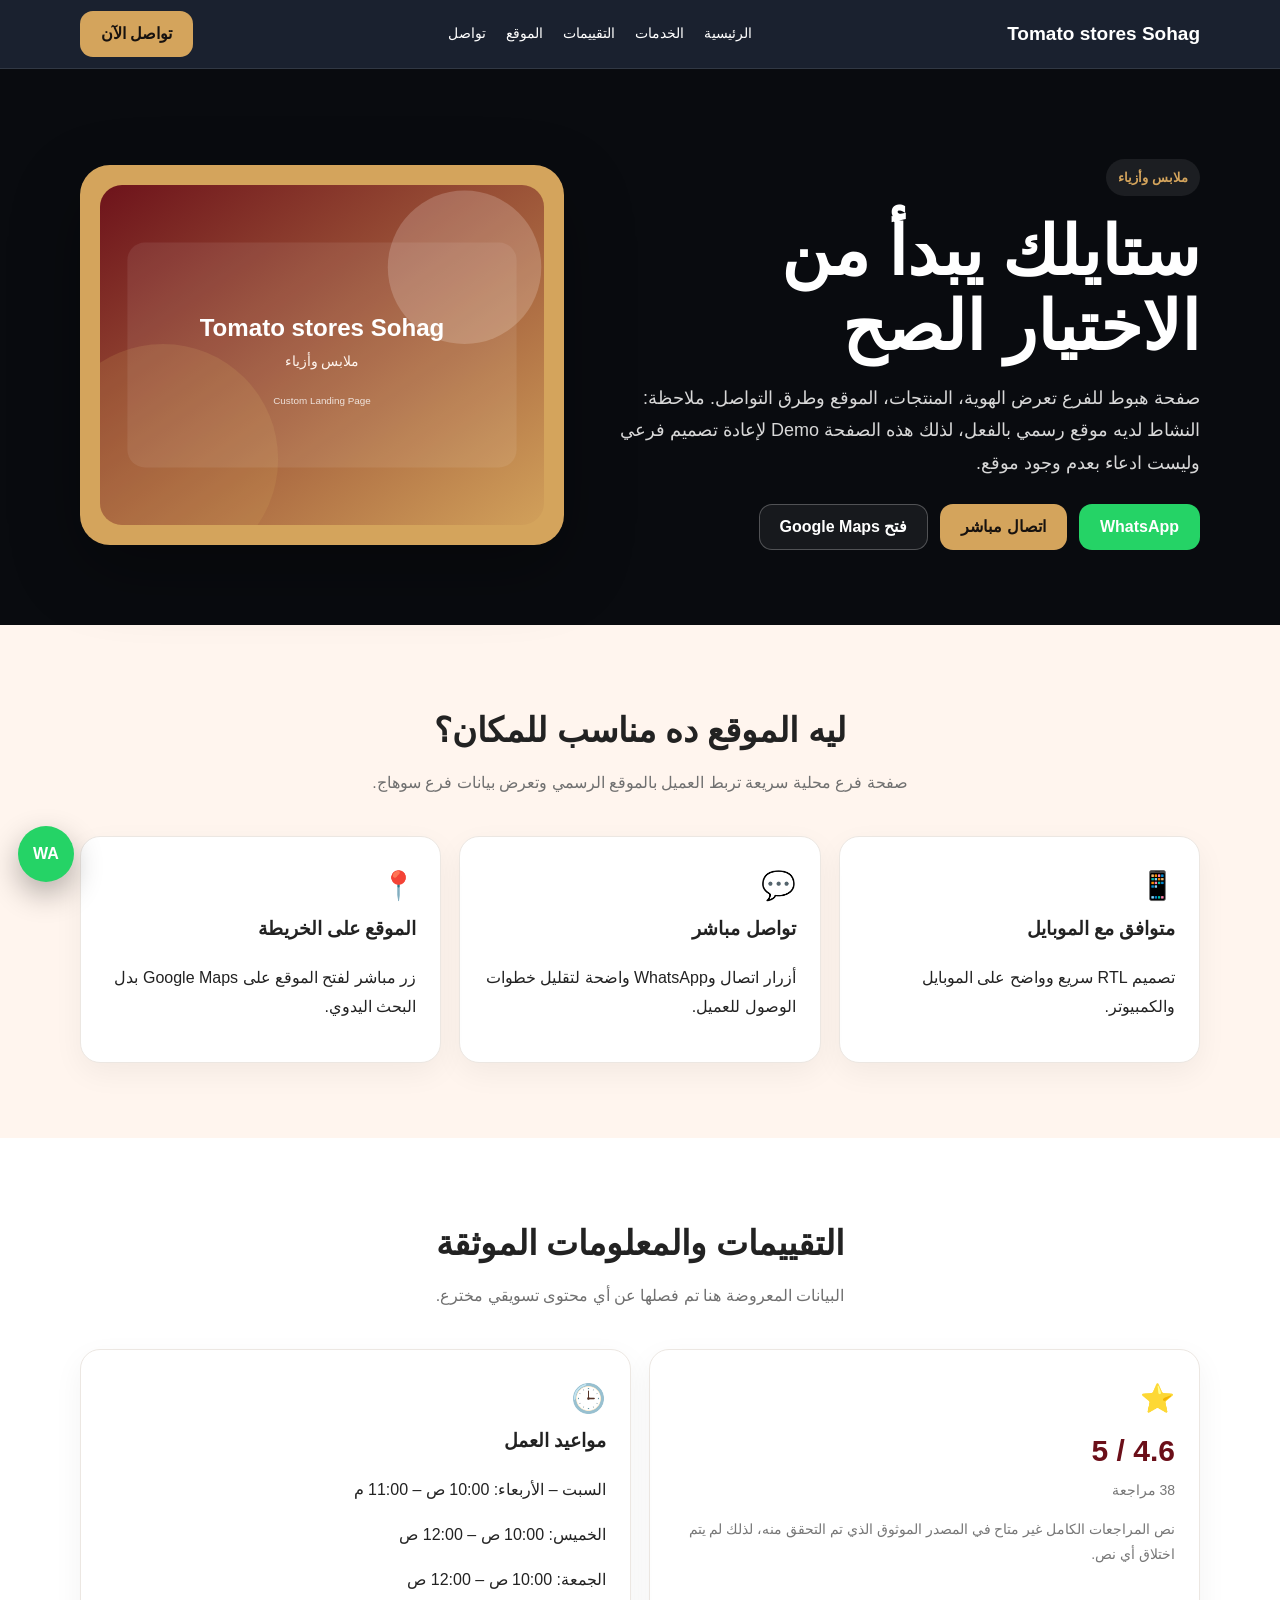
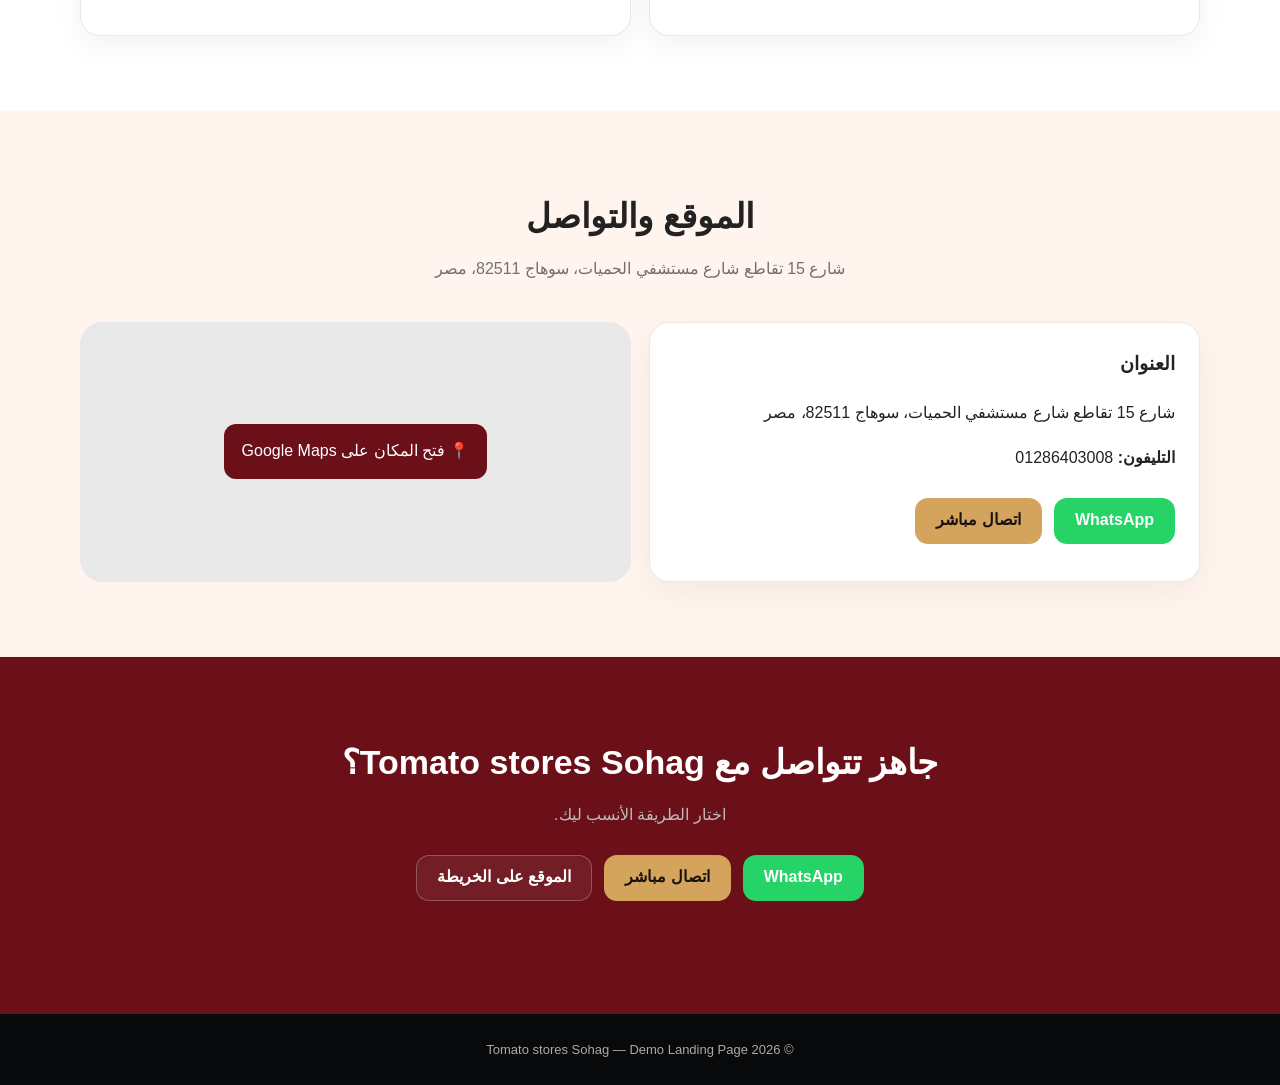
<file: tomato-sohag/index.html>
<!doctype html><html lang="ar" dir="rtl"><head><meta charset="utf-8"><meta name="viewport" content="width=device-width,initial-scale=1"><meta name="description" content="Tomato stores Sohag - ملابس وأزياء في سوهاج"><title>Tomato stores Sohag | سوهاج</title><link rel="stylesheet" href="../assets/style.css"></head><body style="--dark:#6b0f19;--gold:#d4a45c;--soft:#fff5ee;--accent:#d4a45c;--bg:#fff5ee;--ink:#222"><header class="nav"><div class="wrap navin"><div class="brand">Tomato stores Sohag</div><nav class="links"><a href="#home">الرئيسية</a><a href="#services">الخدمات</a><a href="#reviews">التقييمات</a><a href="#location">الموقع</a><a href="#contact">تواصل</a></nav><a class="btn primary" href="#contact">تواصل الآن</a></div></header><main><section class="hero" id="home"><div class="wrap heroGrid"><div><span class="eyebrow">ملابس وأزياء</span><h1>ستايلك يبدأ من الاختيار الصح</h1><p>صفحة هبوط للفرع تعرض الهوية، المنتجات، الموقع وطرق التواصل. ملاحظة: النشاط لديه موقع رسمي بالفعل، لذلك هذه الصفحة Demo لإعادة تصميم فرعي وليست ادعاء بعدم وجود موقع.</p><div class="actions"><a class="btn" style="background:#25d366;color:#fff" href="https://wa.me/201286403008" target="_blank" rel="noopener">WhatsApp</a><a class="btn primary" href="tel:01286403008">اتصال مباشر</a><a class="btn ghost" href="https://www.google.com/maps/search/?api=1&query=Tomato%20stores%20Sohag" target="_blank" rel="noopener">فتح Google Maps</a></div></div><div class="visual"><img src="./hero.svg" alt="صورة رئيسية مستوحاة من هوية Tomato stores Sohag"></div></div></section><section class="section" id="services"><div class="wrap"><div class="head"><h2>ليه الموقع ده مناسب للمكان؟</h2><p>صفحة فرع محلية سريعة تربط العميل بالموقع الرسمي وتعرض بيانات فرع سوهاج.</p></div><div class="cards"><div class="card"><div class="icon">📱</div><h3>متوافق مع الموبايل</h3><p>تصميم RTL سريع وواضح على الموبايل والكمبيوتر.</p></div><div class="card"><div class="icon">💬</div><h3>تواصل مباشر</h3><p>أزرار اتصال وWhatsApp واضحة لتقليل خطوات الوصول للعميل.</p></div><div class="card"><div class="icon">📍</div><h3>الموقع على الخريطة</h3><p>زر مباشر لفتح الموقع على Google Maps بدل البحث اليدوي.</p></div></div></div></section><section class="section" id="reviews" style="background:#fff"><div class="wrap"><div class="head"><h2>التقييمات والمعلومات الموثقة</h2><p>البيانات المعروضة هنا تم فصلها عن أي محتوى تسويقي مخترع.</p></div><div class="info"><div class="card"><div class="icon">⭐</div><div class="rating">4.6 / 5</div><div class="muted">38 مراجعة</div><p class="muted">نص المراجعات الكامل غير متاح في المصدر الموثوق الذي تم التحقق منه، لذلك لم يتم اختلاق أي نص.</p></div><div class="card"><div class="icon">🕒</div><h3>مواعيد العمل</h3><p>السبت – الأربعاء: 10:00 ص – 11:00 م</p><p>الخميس: 10:00 ص – 12:00 ص</p><p>الجمعة: 10:00 ص – 12:00 ص</p></div></div></div></section><section class="section" id="location"><div class="wrap"><div class="head"><h2>الموقع والتواصل</h2><p>شارع 15 تقاطع شارع مستشفي الحميات، سوهاج 82511، مصر</p></div><div class="info"><div class="card"><h3>العنوان</h3><p>شارع 15 تقاطع شارع مستشفي الحميات، سوهاج 82511، مصر</p><p><strong>التليفون:</strong> 01286403008</p><div class="actions"><a class="btn" style="background:#25d366;color:#fff" href="https://wa.me/201286403008" target="_blank" rel="noopener">WhatsApp</a><a class="btn primary" href="tel:01286403008">اتصال مباشر</a></div></div><div class="mapbox"><a href="https://www.google.com/maps/search/?api=1&query=Tomato%20stores%20Sohag" target="_blank" rel="noopener">📍 فتح المكان على Google Maps</a></div></div></div></section><section class="section contact" id="contact"><div class="wrap"><div class="head"><h2>جاهز تتواصل مع Tomato stores Sohag؟</h2><p>اختار الطريقة الأنسب ليك.</p><div class="actions" style="justify-content:center"><a class="btn" style="background:#25d366;color:#fff" href="https://wa.me/201286403008" target="_blank" rel="noopener">WhatsApp</a><a class="btn primary" href="tel:01286403008">اتصال مباشر</a><a class="btn ghost" href="https://www.google.com/maps/search/?api=1&query=Tomato%20stores%20Sohag" target="_blank" rel="noopener">الموقع على الخريطة</a></div></div></div></section></main><a class="float" href="https://wa.me/201286403008" target="_blank" rel="noopener" aria-label="WhatsApp">WA</a><footer class="footer">© <span data-year></span> Tomato stores Sohag — Demo Landing Page</footer><script src="../assets/script.js"></script></body></html>
</file>
<file: assets/style.css>
*{box-sizing:border-box}
html{scroll-behavior:smooth}
body{margin:0;font-family:Tahoma,Arial,sans-serif;background:var(--bg);color:var(--ink);line-height:1.8}
a{text-decoration:none;color:inherit}
img{max-width:100%;display:block}
button,input,textarea,select{font:inherit}
button{cursor:pointer}
.wrap{width:min(1120px,92%);margin:auto}
.nav{position:sticky;top:0;z-index:50;background:rgba(17,24,39,.96);color:#fff;border-bottom:1px solid rgba(255,255,255,.1);backdrop-filter:blur(10px)}
.navin{min-height:68px;display:flex;align-items:center;justify-content:space-between;gap:18px}
.brand{font-weight:900;font-size:19px}
.links{display:flex;gap:20px;font-size:14px;align-items:center}
.links a{transition:color .2s ease}
.links a:hover,.links a:focus-visible{color:var(--gold)}
.btn{display:inline-flex;align-items:center;justify-content:center;min-height:46px;padding:0 20px;border-radius:13px;font-weight:800;border:1px solid transparent;cursor:pointer;transition:transform .2s ease,opacity .2s ease,background .2s ease;white-space:nowrap}
.btn:hover{transform:translateY(-1px)}
.btn:focus-visible{outline:3px solid rgba(214,179,106,.55);outline-offset:2px}
.primary{background:var(--gold);color:#17120f}
.ghost{border-color:rgba(255,255,255,.25);color:#fff;background:rgba(255,255,255,.06)}
.whatsapp{background:#25d366;color:#fff;border-color:#25d366}
.hero{padding:90px 0 75px;background:rgba(9,11,15,1);color:#fff}
.heroGrid{display:grid;grid-template-columns:1.1fr .9fr;gap:45px;align-items:center}
.eyebrow{display:inline-block;padding:7px 12px;border-radius:999px;background:rgba(255,255,255,.08);color:var(--gold);font-size:13px;font-weight:800}
.hero h1{font-size:clamp(38px,6vw,68px);line-height:1.1;margin:18px 0}
.hero p{font-size:18px;color:#d8d8d8;max-width:700px}
.actions{display:flex;gap:12px;flex-wrap:wrap;margin-top:25px}
.visual{min-height:380px;border-radius:30px;background:linear-gradient(145deg,var(--accent),var(--gold));padding:20px;box-shadow:0 25px 70px rgba(0,0,0,.3);overflow:hidden}
.visual img{width:100%;height:100%;min-height:340px;object-fit:cover;border-radius:22px}
.section{padding:75px 0}
.head{text-align:center;margin-bottom:38px}
.head h2{font-size:34px;margin:0 0 8px}
.head p{color:#707070;margin:auto;max-width:680px}
.cards{display:grid;grid-template-columns:repeat(3,1fr);gap:18px}
.card{background:#fff;border:1px solid #ece7e2;border-radius:20px;padding:24px;box-shadow:0 10px 30px rgba(0,0,0,.05)}
.card h3{margin-top:0}
.icon{font-size:28px}
.info{display:grid;grid-template-columns:repeat(2,1fr);gap:18px}
.rating{font-size:30px;font-weight:900;color:var(--dark)}
.review{margin-top:12px;padding:18px;border-right:4px solid var(--gold);background:var(--soft);border-radius:14px}
.mapbox{border-radius:22px;overflow:hidden;background:#e9e9e9;min-height:260px;display:flex;align-items:center;justify-content:center;padding:20px}
.mapbox a{background:var(--dark);color:#fff;padding:13px 18px;border-radius:12px;text-align:center}
.contact{background:var(--dark);color:#fff}
.contact .head p{color:#bbb}
.footer{padding:24px 0;background:#08090b;color:#aaa;text-align:center;font-size:13px}
.float{position:fixed;left:18px;bottom:18px;background:#25d366;color:#fff;width:56px;height:56px;border-radius:50%;display:grid;place-items:center;font-weight:900;z-index:60;box-shadow:0 12px 30px rgba(0,0,0,.3)}
.muted{color:#777;font-size:14px}
.notice{padding:15px 18px;border-radius:14px;background:#fff4d8;border:1px solid #f1d78f;color:#664d13;margin-top:18px}
.hours{display:grid;grid-template-columns:repeat(2,minmax(0,1fr));gap:10px;margin-top:15px}
.hours div{background:var(--soft);padding:10px 12px;border-radius:12px}
.actions.center{justify-content:center}
@media(max-width:800px){
  .links{display:none}
  .heroGrid{grid-template-columns:1fr}
  .cards,.info{grid-template-columns:1fr}
  .visual{min-height:280px}
  .visual img{min-height:240px}
  .section{padding:58px 0}
  .hero{padding:65px 0}
  .hero h1{font-size:42px}
  .navin{min-height:62px}
  .navin>.btn{padding:0 14px;min-height:42px;font-size:13px}
  .hours{grid-template-columns:1fr}
}
@media(prefers-reduced-motion:reduce){
  html{scroll-behavior:auto}
  *,*:before,*:after{scroll-behavior:auto!important;transition:none!important}
}
</file>
